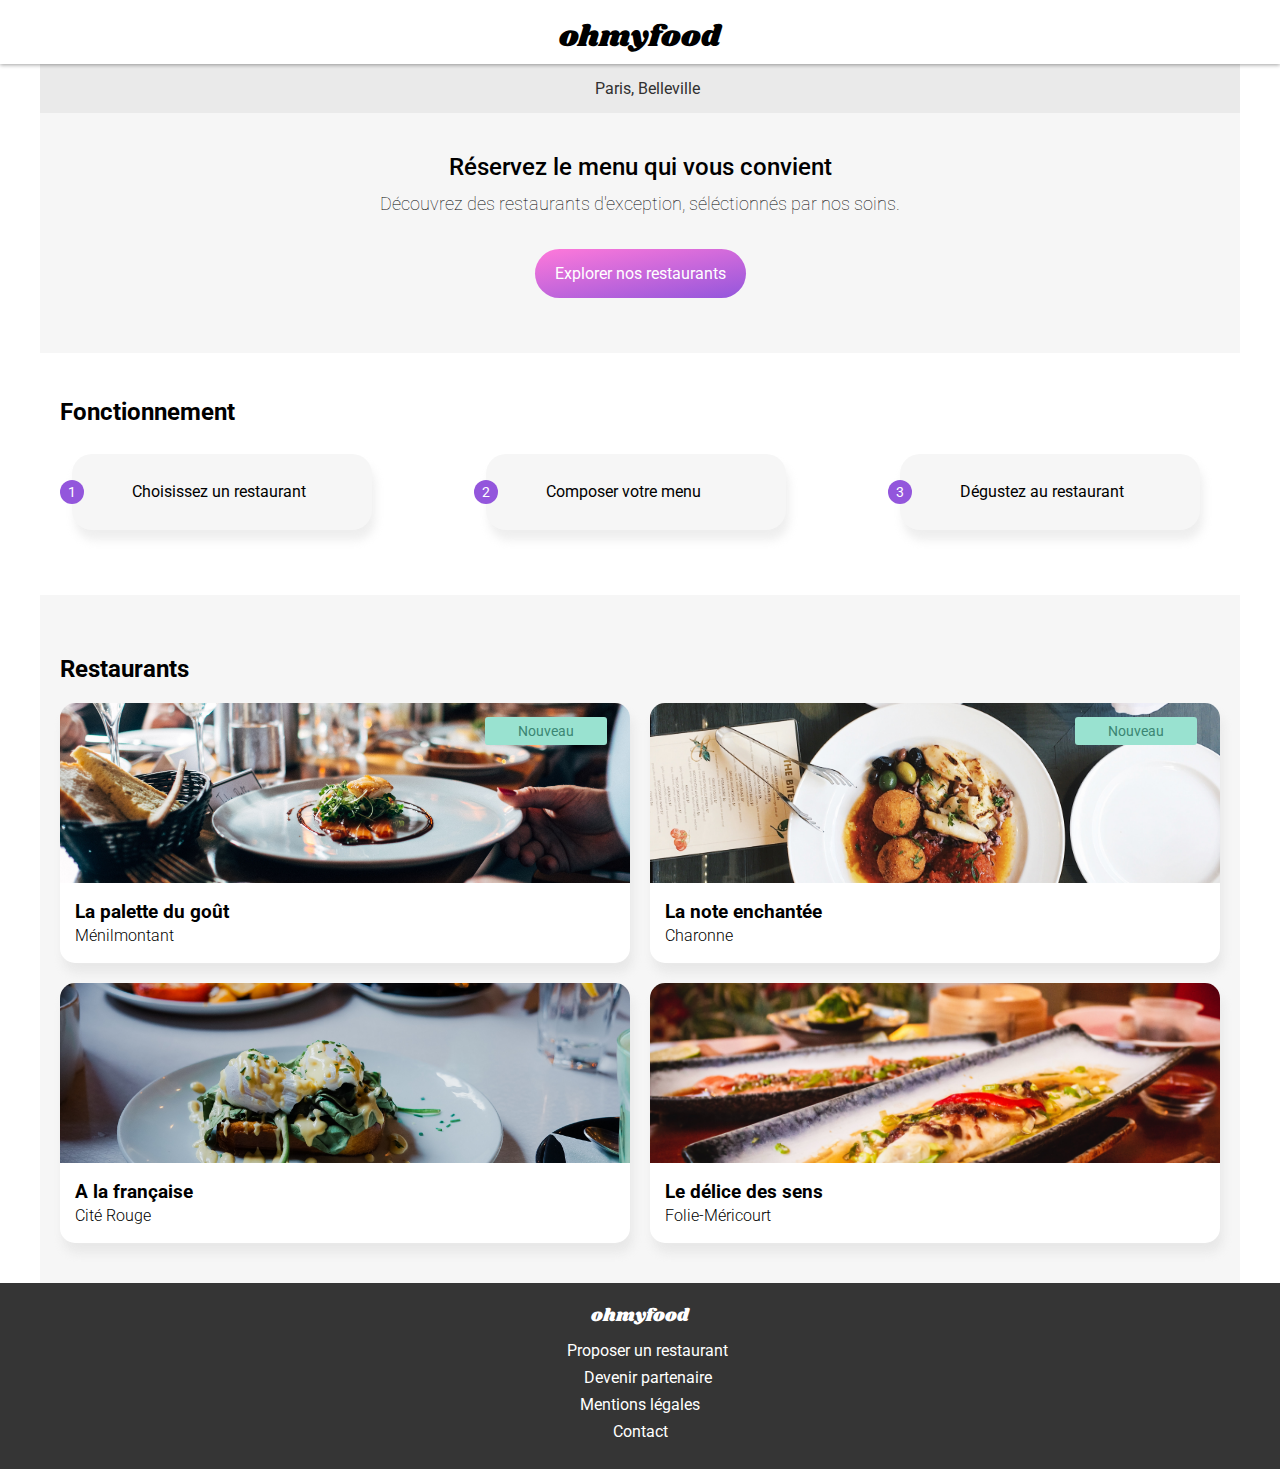
<file: index.html>
<!DOCTYPE html>
<html lang="fr">
<head>
  <meta charset="UTF-8">
  <meta name="viewport" content="width=device-width, initial-scale=1.0">
  <title>Ohmyfood!</title>
  <link rel="stylesheet" href="css/main.css">
  <link rel="stylesheet" href="https://use.fontawesome.com/releases/v5.15.1/css/all.css" integrity="sha384-vp86vTRFVJgpjF9jiIGPEEqYqlDwgyBgEF109VFjmqGmIY/Y4HV4d3Gp2irVfcrp" crossorigin="anonymous">
</head>
<body>
  <div class="wait">
    <div class="spinner"></div>
  </div>
  <!-- HEADER -->
  <header>
    <h1>ohmyfood</h1>
  </header>
  <!-- MAIN -->
  <main>
    <!-- ADRESS -->
    <section class="adress">
      <h2><i class="fas fa-map-marker-alt"></i>Paris, Belleville</h2>
    </section>
    <!-- RESERVATION -->
    <section class="reservation">
      <h2 class="reservation__heading">Réservez le menu qui vous convient</h2>
      <p>Découvrez des restaurants d'exception, séléctionnés par nos soins.</p>
      <a href="#restaurant" class="reservation__button">Explorer nos restaurants</a>
    </section>
    <!-- FUNCTIONING -->
    <section class="functioning">
      <h2 class="functioning__heading">Fonctionnement</h2>
      <div class="functioning__buttons">
        <a href="">
          <div class="buttoncard functioning__button__choice">
            <span>1</span>
            <i class="fas fa-mobile-alt"></i>
            <p>Choisissez un restaurant</p>
          </div>
        </a>
        <a href="">
          <div class="buttoncard functioning__button__compose">
            <span>2</span>
            <i class="fas fa-list-ul"></i>
            <p>Composer votre menu</p>
          </div>
        </a>
        <a href="">
          <div class="buttoncard functioning__button__taste">
            <span>3</span>
            <i class="fas fa-store"></i>
            <p>Dégustez au restaurant</p>
          </div>
        </a>
      </div>
    </section>
    <!-- RESTAURANTS -->
    <section class="restaurant" id="restaurant">
      <h2 class="restaurant__heading">Restaurants</h2>
      <div class="restaurant__allcards">
        <a href="la-palette-du-gout.html">
          <div class="restaurant__cards">
            <figure class="restaurant__cards__picture" >
              <img src="./Maquettes&images/images/restaurants/jay-wennington-N_Y88TWmGwA-unsplash.jpg" alt="Photo de plat du menu la palette du goût du restaurant Ménilmontant">
              <div class="new">
                <p>Nouveau</p>
              </div>
            </figure>
            <div class="restaurant__cards__description">
              <h3>La palette du goût</h3>
              <p>Ménilmontant</p>
              <i class="far fa-heart"></i>
              <span class="fas fa-heart"></span>
            </div>
          </div>
        </a>
        <a href="la-note-enchantee.html">
          <div class="restaurant__cards">
            <figure class="restaurant__cards__picture">
              <img src="./Maquettes&images/images/restaurants/stil-u2Lp8tXIcjw-unsplash.jpg" alt="Photo de plat du menu la note enchantée du restaurant Charonne">
              <div class="new">
                <p>Nouveau</p>
              </div>
            </figure>
            <div class="restaurant__cards__description">
              <h3>La note enchantée</h3>
              <p>Charonne</p>
              <i class="far fa-heart"></i>
              <span class="fas fa-heart"></span>
            </div>
          </div>
        </a>
        <a href="a-la-française.html">
          <div class="restaurant__cards">
            <figure class="restaurant__cards__picture">
              <img src="./Maquettes&images/images/restaurants/toa-heftiba-DQKerTsQwi0-unsplash.jpg" alt="Photo de plat du menu à la française du restaurant Cité Rouge">
            </figure>
            <div class="restaurant__cards__description">
              <h3>A la française</h3>
              <p>Cité Rouge</p>
              <i class="far fa-heart"></i>
              <span class="fas fa-heart"></span>
            </div>
          </div>
        </a>
        <a href="les-delices-des-sens.html">
          <div class="restaurant__cards">
            <figure class="restaurant__cards__picture">
              <img src="./Maquettes&images/images/restaurants/louis-hansel-shotsoflouis-qNBGVyOCY8Q-unsplash.jpg" alt="Photo de plat du menu le délice des sens du restaurant Folie-Méricourt">
            </figure>
            <div class="restaurant__cards__description">
              <h3>Le délice des sens</h3>
              <p>Folie-Méricourt</p>
              <i class="far fa-heart heart"></i>
              <span class="fas fa-heart"></span>
            </div>
          </div>
        </a>
      </div>
    </section>
  </main>
  <!-- FOOTER -->
  <footer>
    <h1>ohmyfood</h1>
    <div class="footer__proposal">
      <p><i class="fas fa-utensils"></i>Proposer un restaurant</p>
    </div>
    <div class="footer__partner">
      <p><i class="fas fa-hands-helping"></i>Devenir partenaire</p>
    </div>
    <div class="footer__information">
      <p>Mentions légales</p>
      <p><a href="mailto:coulpier.florian@gmail.com">Contact</a></p>
    </div>
  </footer>
</body>
</html>
</file>
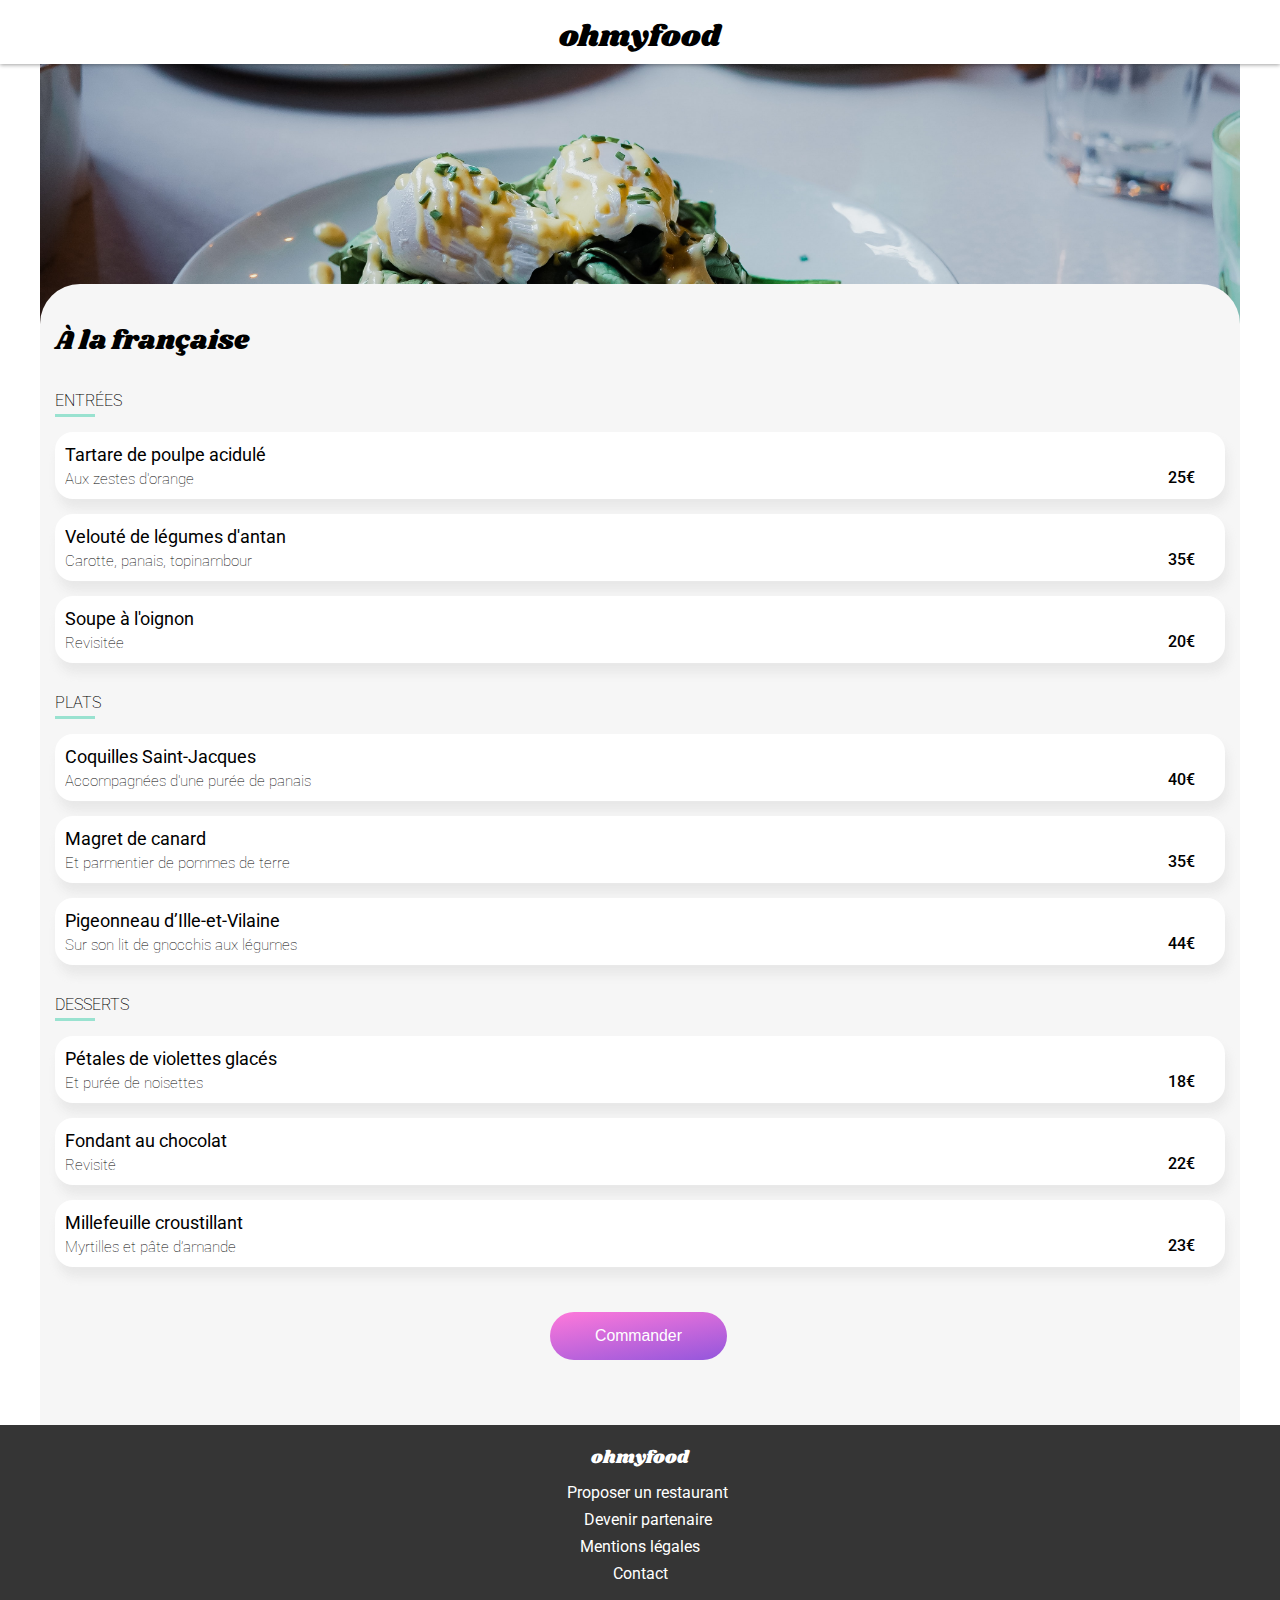
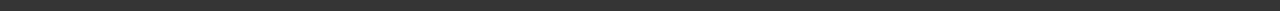
<file: a-la-française.html>
<!DOCTYPE html>
<html lang="fr">
<head>
  <meta charset="UTF-8">
  <meta name="viewport" content="width=device-width, initial-scale=1.0">
  <title>À la française</title>
  <link rel="stylesheet" href="css/main.css">
  <link rel="stylesheet" href="https://use.fontawesome.com/releases/v5.15.1/css/all.css" integrity="sha384-vp86vTRFVJgpjF9jiIGPEEqYqlDwgyBgEF109VFjmqGmIY/Y4HV4d3Gp2irVfcrp" crossorigin="anonymous">
</head>
<body>
  <!-- HEADER -->
  <header>
    <a href="index.html"><i class="fas fa-arrow-left"></i></a>
    <h1>ohmyfood</h1>
  </header>
  <!-- MAIN -->
  <main>
    <!-- Image Heading -->
    <img class="img__heading" src="./Maquettes&images/images/restaurants/toa-heftiba-DQKerTsQwi0-unsplash.jpg" alt="">
    <section class="menu">
      <!-- Titre Menu -->
      <h2 class="menu__heading">
        À la française
        <i class="far fa-heart"></i>
        <span class="fas fa-heart"></span>
      </h2>
      <!-- Entrées -->
      <div class="menu__entrees">
        <h3>Entrées</h3>
        <div class="soulignement"></div>
        <div class="menu__entree">
          <div class="description">
            <h4>Tartare de poulpe acidulé</h4>
            <p>Aux zestes d'orange</p>
            <span>25€</span>
          </div>
          <div class="check"><i class="fas fa-check-circle"></i></div>
        </div>
        <div class="menu__entree">
          <div class="description">
            <h4>Velouté de légumes d'antan</h4>
            <p>Carotte, panais, topinambour</p>
            <span>35€</span>
          </div>
          <div class="check"><i class="fas fa-check-circle"></i></div>
        </div>
        <div class="menu__entree">
          <div class="description">
            <h4>Soupe à l'oignon</h4>
            <p>Revisitée</p>
            <span>20€</span>
          </div>
          <div class="check"><i class="fas fa-check-circle"></i></div>
        </div>
      </div>
      <!-- Plats -->
      <div class="menu__plats">
        <h3>Plats</h3>
        <div class="soulignement"></div>
        <div class="menu__plat">
          <div class="description">
            <h4>Coquilles Saint-Jacques</h4>
            <p>Accompagnées d'une purée de panais</p>
            <span>40€</span>
          </div>
          <div class="check"><i class="fas fa-check-circle"></i></div>
        </div>
        <div class="menu__plat">
          <div class="description">
            <h4>Magret de canard</h4>
            <p>Et parmentier de pommes de terre</p>
            <span>35€</span>
          </div>
          <div class="check"><i class="fas fa-check-circle"></i></div>
        </div>
        <div class="menu__plat">
          <div class="description">
            <h4>Pigeonneau d’Ille-et-Vilaine</h4>
            <p>Sur son lit de gnocchis aux légumes</p>
            <span>44€</span>
          </div>
          <div class="check"><i class="fas fa-check-circle"></i></div>
        </div>
      </div>
      <!-- Desserts -->
      <div class="menu__desserts">
        <h3>Desserts</h3>
        <div class="soulignement"></div>
        <div class="menu__dessert">
          <div class="description">
            <h4>Pétales de violettes glacés</h4>
            <p>Et purée de noisettes</p>
            <span>18€</span>
          </div>
          <div class="check"><i class="fas fa-check-circle"></i></div>
        </div>
        <div class="menu__dessert">
          <div class="description">
            <h4>Fondant au chocolat</h4>
            <p>Revisité</p>
            <span>22€</span>
          </div>
          <div class="check"><i class="fas fa-check-circle"></i></div>
        </div>
        <div class="menu__dessert">
          <div class="description">
            <h4>Millefeuille croustillant</h4>
            <p>Myrtilles et pâte d’amande</p>
            <span>23€</span>
          </div>
          <div class="check"><i class="fas fa-check-circle"></i></div>
        </div>
      </div>
      <!-- Boutton -->
      <button>Commander</button>
    </section>
  </main>
  <!-- FOOTER -->
  <footer>
    <h1>ohmyfood</h1>
    <div class="footer__proposal">
      <p><i class="fas fa-utensils"></i>Proposer un restaurant</p>
    </div>
    <div class="footer__partner">
      <p><i class="fas fa-hands-helping"></i>Devenir partenaire</p>
    </div>
    <div class="footer__information">
      <p>Mentions légales</p>
      <p><a href="mailto:coulpier.florian@gmail.com">Contact</a></p>
    </div>
  </footer>
</body>
</html>
</file>
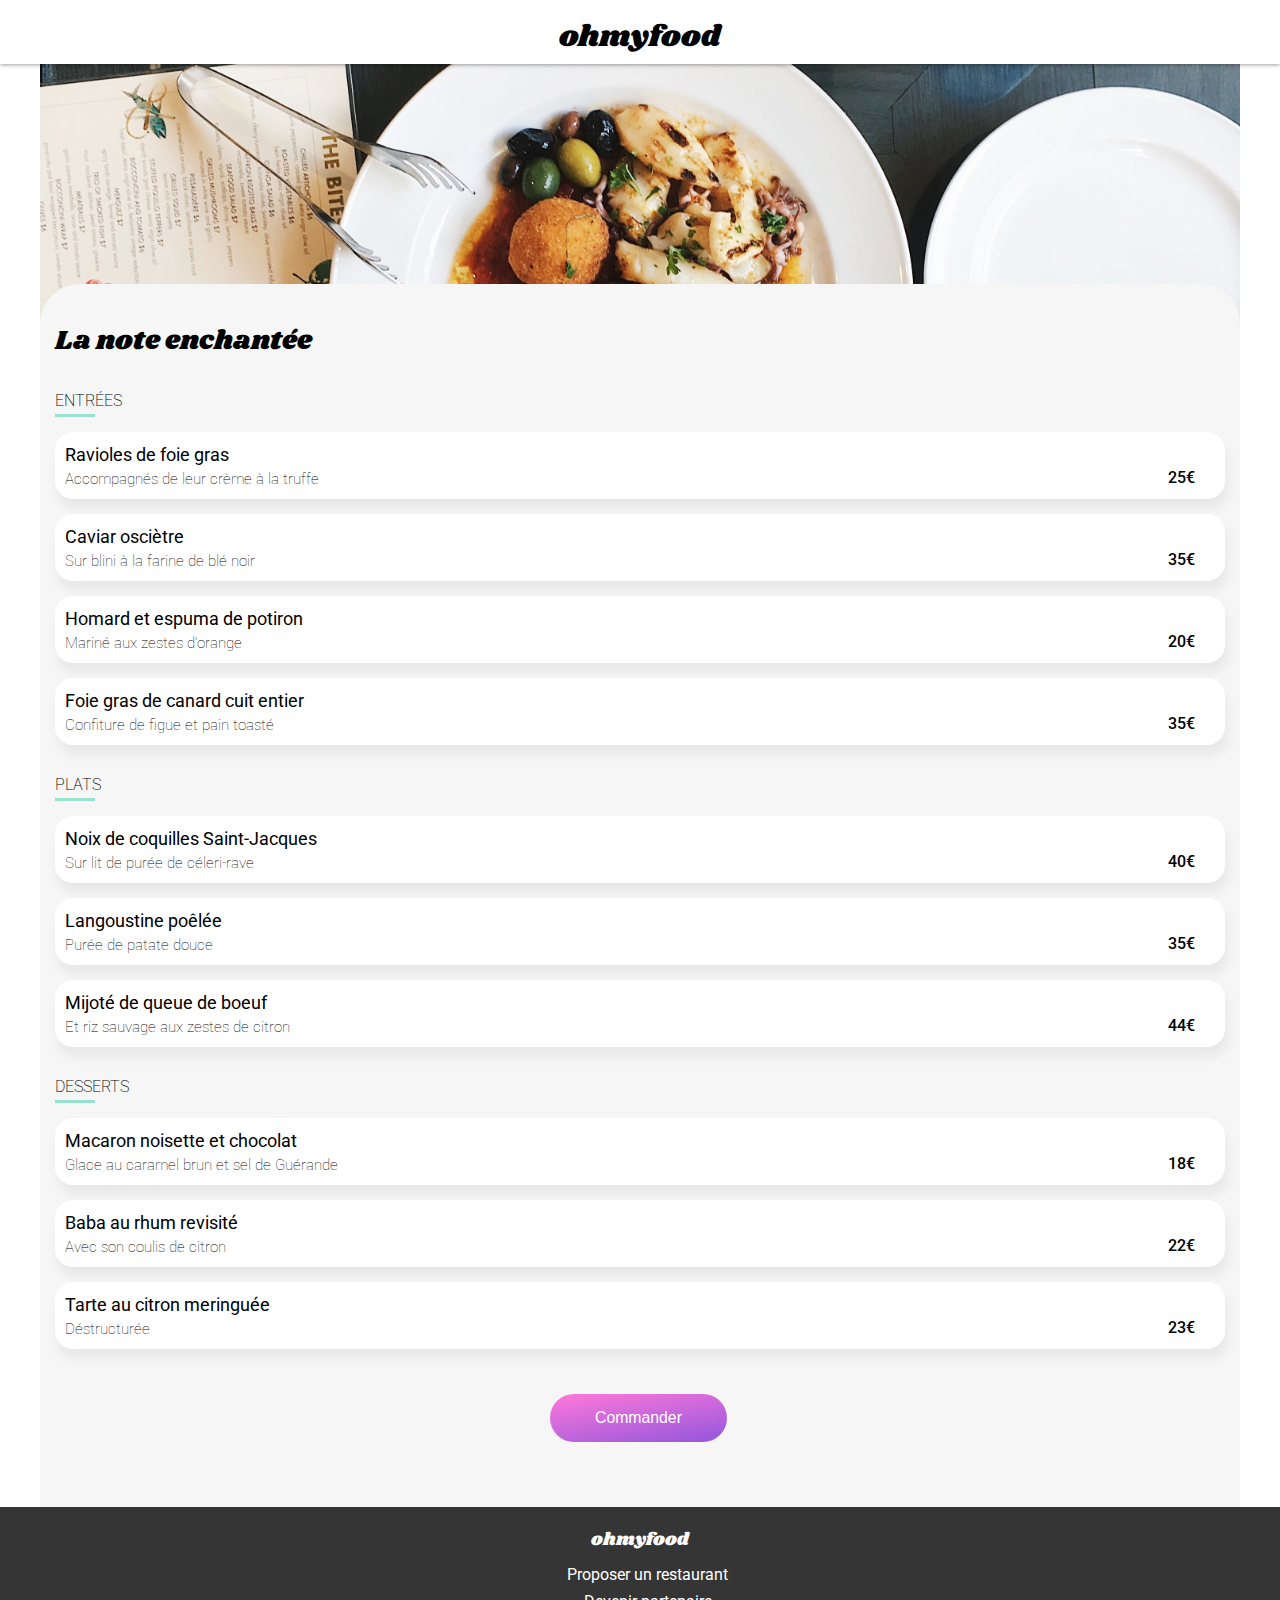
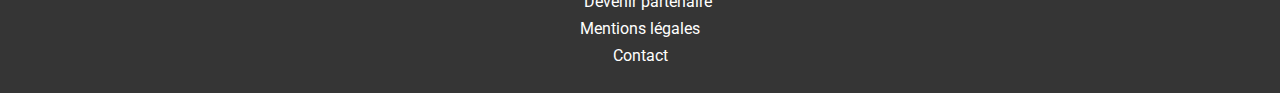
<file: la-note-enchantee.html>
<!DOCTYPE html>
<html lang="fr">
<head>
  <meta charset="UTF-8">
  <meta name="viewport" content="width=device-width, initial-scale=1.0">
  <title>La note enchantée</title>
  <link rel="stylesheet" href="css/main.css">
  <link rel="stylesheet" href="https://use.fontawesome.com/releases/v5.15.1/css/all.css" integrity="sha384-vp86vTRFVJgpjF9jiIGPEEqYqlDwgyBgEF109VFjmqGmIY/Y4HV4d3Gp2irVfcrp" crossorigin="anonymous">
</head>
<body>
  <!-- HEADER -->
  <header>
    <a href="index.html"><i class="fas fa-arrow-left"></i></a>
    <h1>ohmyfood</h1>
  </header>
  <!-- MAIN -->
  <main>
    <!-- Image Heading -->
    <img class="img__heading" src="./Maquettes&images/images/restaurants/stil-u2Lp8tXIcjw-unsplash.jpg" alt="">
    <section class="menu">
      <!-- Titre Menu -->
      <h2 class="menu__heading">
        La note enchantée
        <i class="far fa-heart"></i>
        <span class="fas fa-heart"></span>
      </h2>
      <!-- Entrées -->
      <div class="menu__entrees">
        <h3>Entrées</h3>
        <div class="soulignement"></div>
        <div class="menu__entree">
          <div class="description">
            <h4>Ravioles de foie gras</h4>
            <p>Accompagnés de leur crème à la truffe</p>
            <span>25€</span>
          </div>
          <div class="check"><i class="fas fa-check-circle"></i></div>
        </div>
        <div class="menu__entree">
          <div class="description">
            <h4>Caviar osciètre</h4>
            <p>Sur blini à la farine de blé noir</p>
            <span>35€</span>
          </div>
          <div class="check"><i class="fas fa-check-circle"></i></div>
        </div>
        <div class="menu__entree">
          <div class="description">
            <h4>Homard et espuma de potiron</h4>
            <p>Mariné aux zestes d'orange</p>
            <span>20€</span>
          </div>
          <div class="check"><i class="fas fa-check-circle"></i></div>
        </div>
        <div class="menu__entree">
          <div class="description">
            <h4>Foie gras de canard cuit entier</h4>
            <p>Confiture de figue et pain toasté</p>
            <span>35€</span>
          </div>
          <div class="check"><i class="fas fa-check-circle"></i></div>
        </div>
      </div>
      <!-- Plats -->
      <div class="menu__plats">
        <h3>Plats</h3>
        <div class="soulignement"></div>
        <div class="menu__plat">
          <div class="description">
            <h4>Noix de coquilles Saint-Jacques</h4>
            <p>Sur lit de purée de céleri-rave</p>
            <span>40€</span>
          </div>
          <div class="check"><i class="fas fa-check-circle"></i></div>
        </div>
        <div class="menu__plat">
          <div class="description">
            <h4>Langoustine poêlée</h4>
            <p>Purée de patate douce</p>
            <span>35€</span>
          </div>
          <div class="check"><i class="fas fa-check-circle"></i></div>
        </div>
        <div class="menu__plat">
          <div class="description">
            <h4>Mijoté de queue de boeuf</h4>
            <p>Et riz sauvage aux zestes de citron</p>
            <span>44€</span>
          </div>
          <div class="check"><i class="fas fa-check-circle"></i></div>
        </div>
      </div>
      <!-- Desserts -->
      <div class="menu__desserts">
        <h3>Desserts</h3>
        <div class="soulignement"></div>
        <div class="menu__dessert">
          <div class="description">
            <h4>Macaron noisette et chocolat</h4>
            <p>Glace au caramel brun et sel de Guérande</p>
            <span>18€</span>
          </div>
          <div class="check"><i class="fas fa-check-circle"></i></div>
        </div>
        <div class="menu__dessert">
          <div class="description">
            <h4>Baba au rhum revisité</h4>
            <p>Avec son coulis de citron</p>
            <span>22€</span>
          </div>
          <div class="check"><i class="fas fa-check-circle"></i></div>
        </div>
        <div class="menu__dessert">
          <div class="description">
            <h4>Tarte au citron meringuée</h4>
            <p>Déstructurée</p>
            <span>23€</span>
          </div>
          <div class="check"><i class="fas fa-check-circle"></i></div>
        </div>
      </div>
      <!-- Boutton -->
      <button>Commander</button>
    </section>
  </main>
  <!-- FOOTER -->
  <footer>
    <h1>ohmyfood</h1>
    <div class="footer__proposal">
      <p><i class="fas fa-utensils"></i>Proposer un restaurant</p>
    </div>
    <div class="footer__partner">
      <p><i class="fas fa-hands-helping"></i>Devenir partenaire</p>
    </div>
    <div class="footer__information">
      <p>Mentions légales</p>
      <p><a href="mailto:coulpier.florian@gmail.com">Contact</a></p>
    </div>
  </footer>
</body>
</html>
</file>
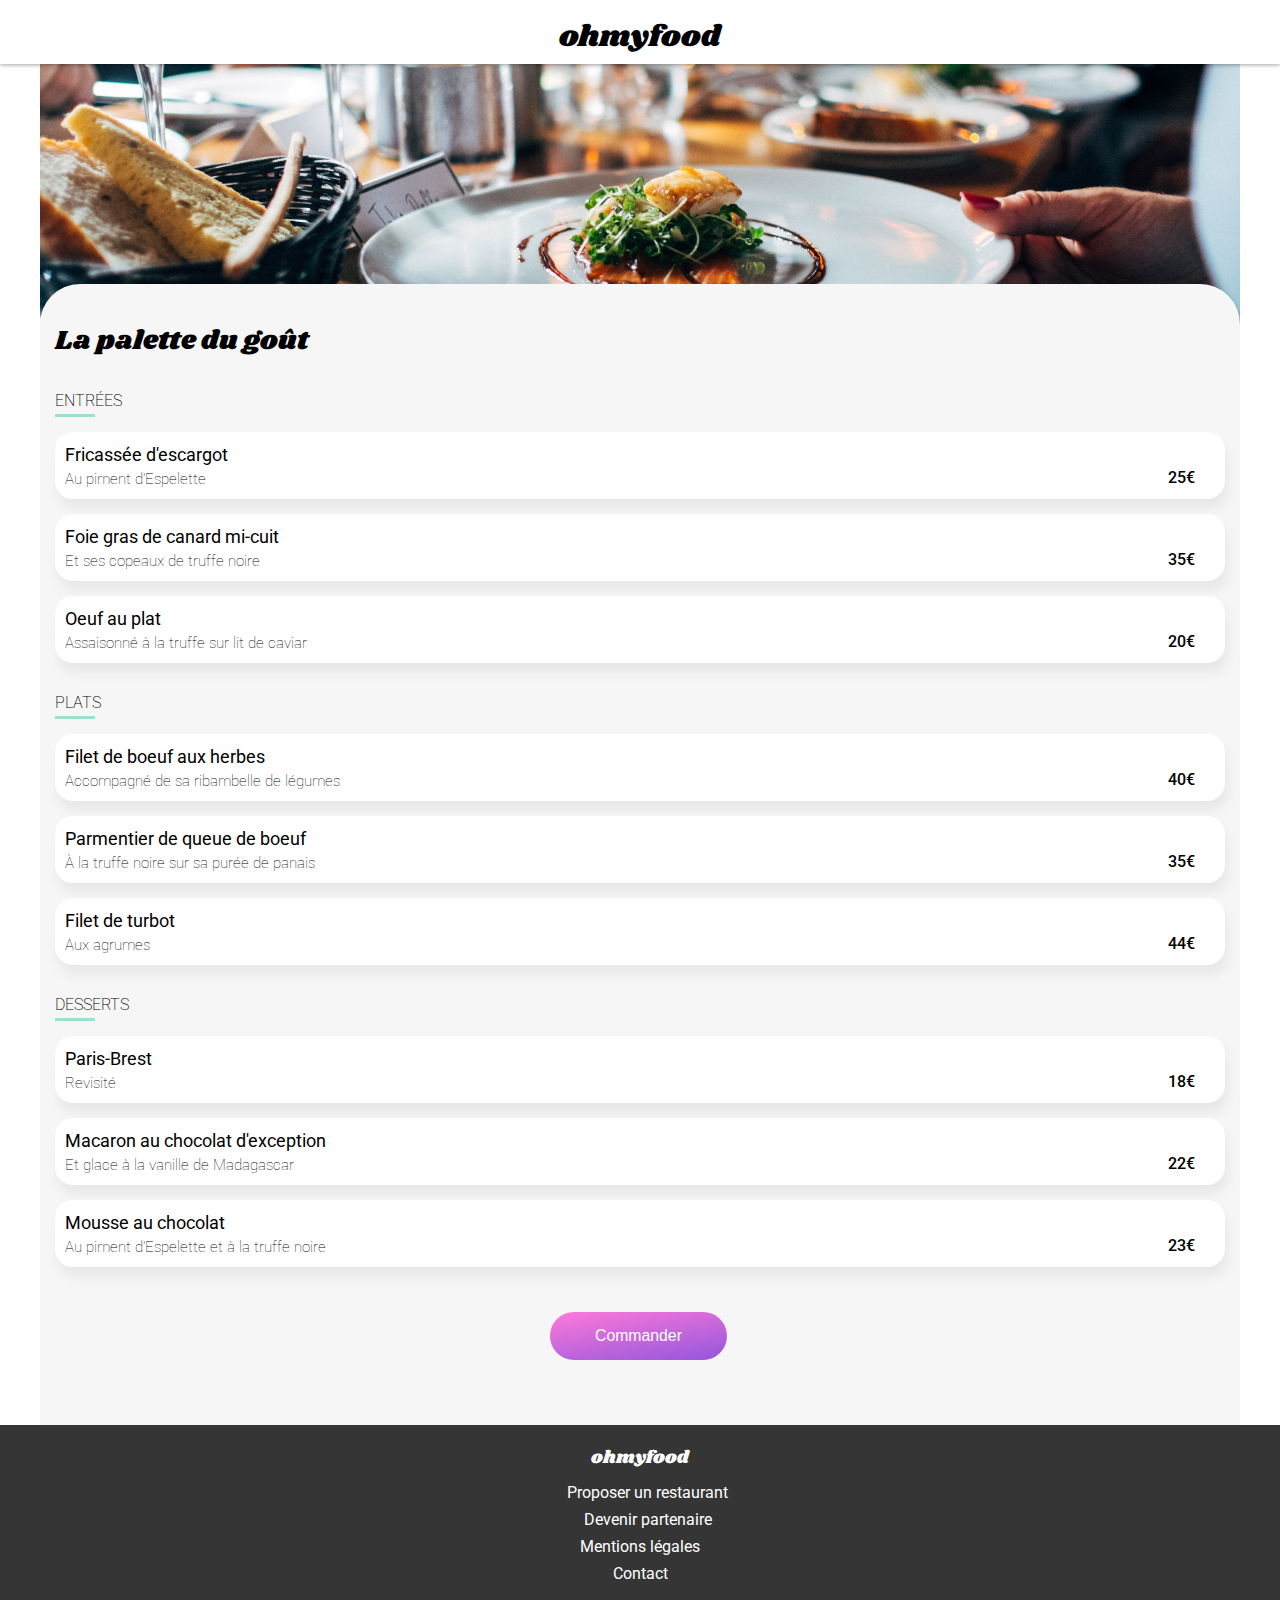
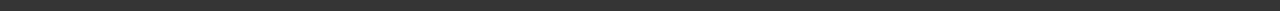
<file: la-palette-du-gout.html>
<!DOCTYPE html>
<html lang="fr">
<head>
  <meta charset="UTF-8">
  <meta name="viewport" content="width=device-width, initial-scale=1.0">
  <title>La palette du goût</title>
  <link rel="stylesheet" href="css/main.css">
  <link rel="stylesheet" href="https://use.fontawesome.com/releases/v5.15.1/css/all.css" integrity="sha384-vp86vTRFVJgpjF9jiIGPEEqYqlDwgyBgEF109VFjmqGmIY/Y4HV4d3Gp2irVfcrp" crossorigin="anonymous">
</head>
<body>
  <!-- HEADER -->
  <header>
    <a href="index.html"><i class="fas fa-arrow-left"></i></a>
    <h1>ohmyfood</h1>
  </header>
  <!-- MAIN -->
  <main>
    <!-- Image Heading -->
    <img class="img__heading" src="./Maquettes&images/images/restaurants/jay-wennington-N_Y88TWmGwA-unsplash.jpg" alt="">
    <section class="menu">
      <!-- Titre Menu -->
      <h2 class="menu__heading">
        La palette du goût
        <i class="far fa-heart"></i>
        <span class="fas fa-heart"></span>
      </h2>
      <!-- Entrées -->
      <div class="menu__entrees">
        <h3>Entrées</h3>
        <div class="soulignement"></div>
        <div class="menu__entree">
          <div class="description">
            <h4>Fricassée d'escargot</h4>
            <p>Au piment d'Espelette</p>
            <span>25€</span>
          </div>
          <div class="check"><i class="fas fa-check-circle"></i></div>
        </div>
        <div class="menu__entree">
          <div class="description">
            <h4>Foie gras de canard mi-cuit</h4>
            <p>Et ses copeaux de truffe noire</p>
            <span>35€</span>
          </div>
          <div class="check"><i class="fas fa-check-circle"></i></div>
        </div>
        <div class="menu__entree">
          <div class="description">
            <h4>Oeuf au plat</h4>
            <p>Assaisonné à la truffe sur lit de caviar</p>
            <span>20€</span>
          </div>
          <div class="check"><i class="fas fa-check-circle"></i></div>
        </div>
      </div>
      <!-- Plats -->
      <div class="menu__plats">
        <h3>Plats</h3>
        <div class="soulignement"></div>
        <div class="menu__plat">
          <div class="description">
            <h4>Filet de boeuf aux herbes</h4>
            <p>Accompagné de sa ribambelle de légumes</p>
            <span>40€</span>
          </div>
          <div class="check"><i class="fas fa-check-circle"></i></div>
        </div>
        <div class="menu__plat">
          <div class="description">
            <h4>Parmentier de queue de boeuf</h4>
            <p>À la truffe noire sur sa purée de panais</p>
            <span>35€</span>
          </div>
          <div class="check"><i class="fas fa-check-circle"></i></div>
        </div>
        <div class="menu__plat">
          <div class="description">
            <h4>Filet de turbot</h4>
            <p>Aux agrumes</p>
            <span>44€</span>
          </div>
          <div class="check"><i class="fas fa-check-circle"></i></div>
        </div>
      </div>
      <!-- Desserts -->
      <div class="menu__desserts">
        <h3>Desserts</h3>
        <div class="soulignement"></div>
        <div class="menu__dessert">
          <div class="description">
            <h4>Paris-Brest</h4>
            <p>Revisité</p>
            <span>18€</span>
          </div>
          <div class="check"><i class="fas fa-check-circle"></i></div>
        </div>
        <div class="menu__dessert">
          <div class="description">
            <h4>Macaron au chocolat d'exception</h4>
            <p>Et glace à la vanille de Madagascar</p>
            <span>22€</span>
          </div>
          <div class="check"><i class="fas fa-check-circle"></i></div>
        </div>
        <div class="menu__dessert">
          <div class="description">
            <h4>Mousse au chocolat</h4>
            <p>Au piment d'Espelette et à la truffe noire</p>
            <span>23€</span>
          </div>
          <div class="check"><i class="fas fa-check-circle"></i></div>
        </div>
      </div>
      <!-- Boutton -->
      <button>Commander</button>
    </section>
  </main>
  <!-- FOOTER -->
  <footer>
    <h1>ohmyfood</h1>
    <div class="footer__proposal">
      <p><i class="fas fa-utensils"></i>Proposer un restaurant</p>
    </div>
    <div class="footer__partner">
      <p><i class="fas fa-hands-helping"></i>Devenir partenaire</p>
    </div>
    <div class="footer__information">
      <p>Mentions légales</p>
      <p><a href="mailto:coulpier.florian@gmail.com">Contact</a></p>
    </div>
  </footer>
</body>
</html>
</file>
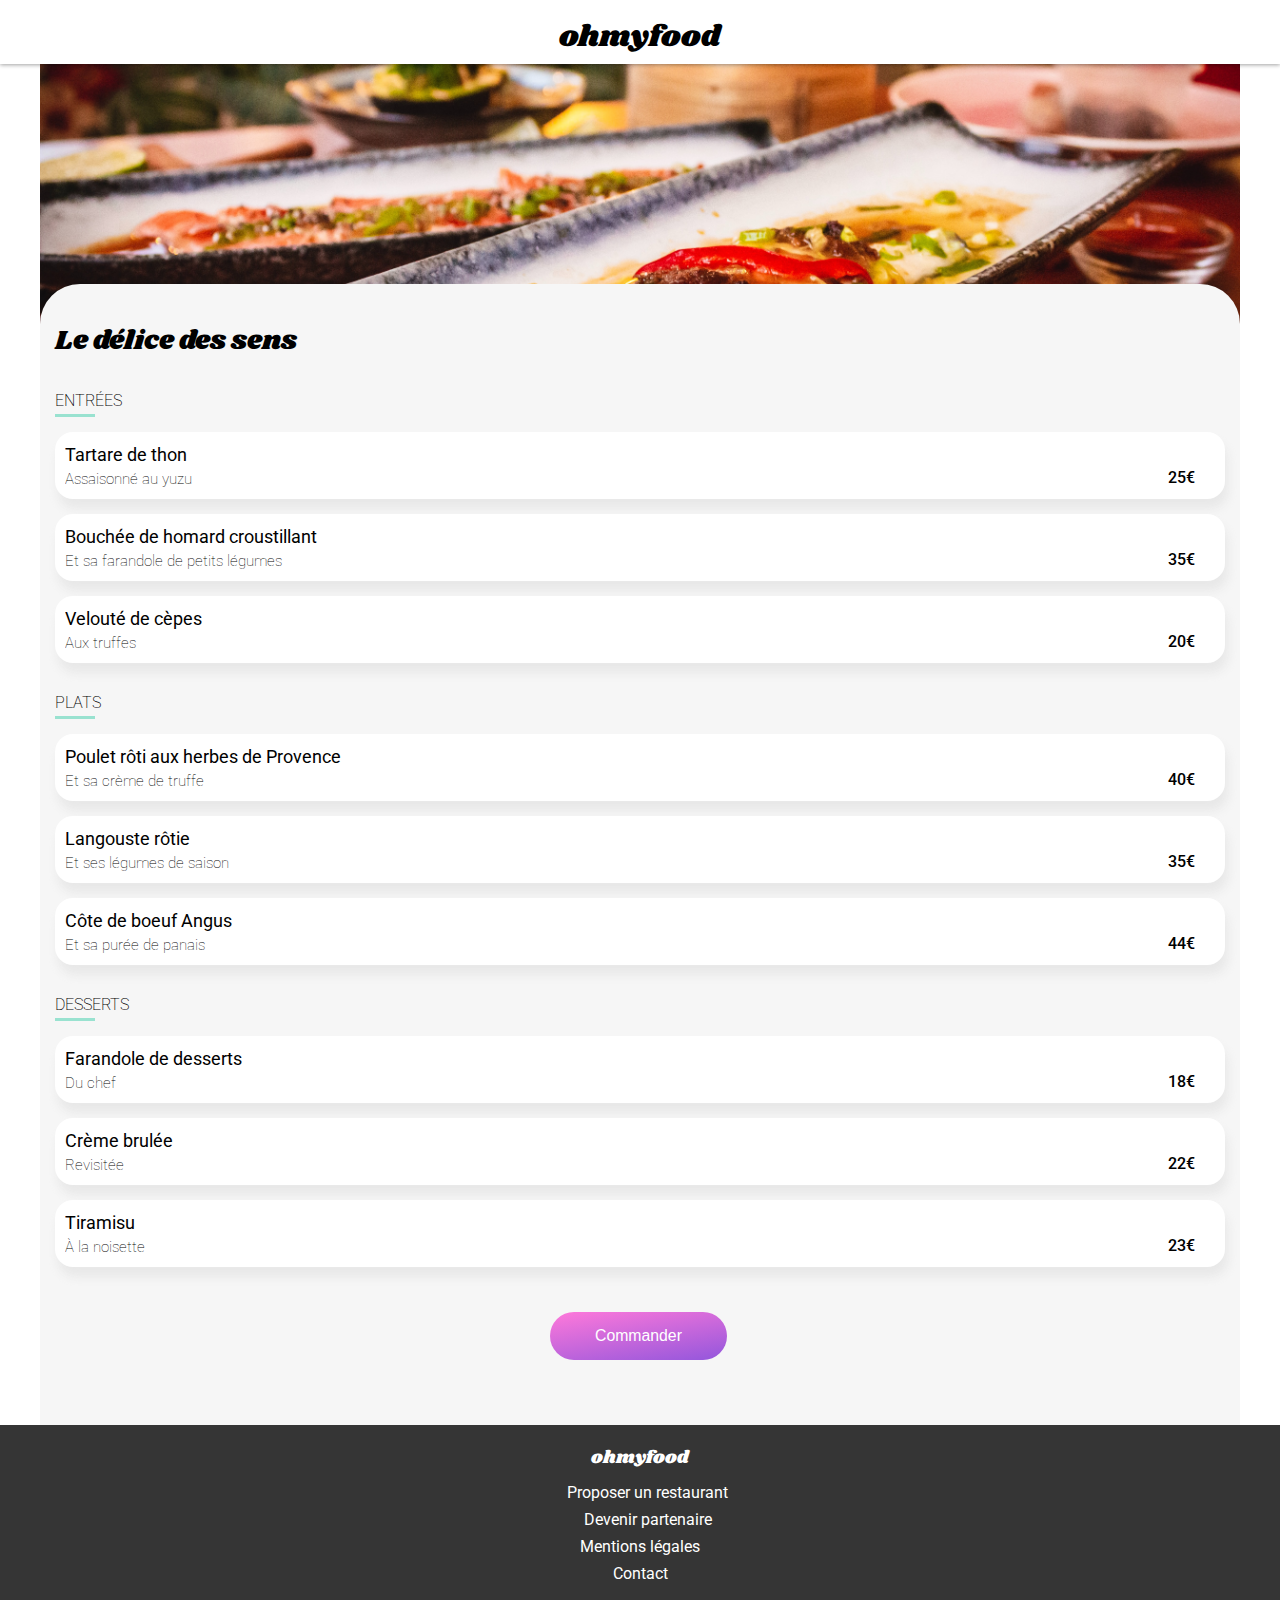
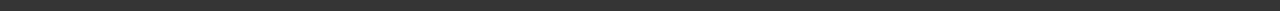
<file: les-delices-des-sens.html>
<!DOCTYPE html>
<html lang="fr">
<head>
  <meta charset="UTF-8">
  <meta name="viewport" content="width=device-width, initial-scale=1.0">
  <title>Le délice des sens</title>
  <link rel="stylesheet" href="css/main.css">
  <link rel="stylesheet" href="https://use.fontawesome.com/releases/v5.15.1/css/all.css" integrity="sha384-vp86vTRFVJgpjF9jiIGPEEqYqlDwgyBgEF109VFjmqGmIY/Y4HV4d3Gp2irVfcrp" crossorigin="anonymous">
</head>
<body>
  <!-- HEADER -->
  <header>
    <a href="index.html"><i class="fas fa-arrow-left"></i></a>
    <h1>ohmyfood</h1>
  </header>
  <!-- MAIN -->
  <main>
    <!-- Image Heading -->
    <img class="img__heading" src="./Maquettes&images/images/restaurants/louis-hansel-shotsoflouis-qNBGVyOCY8Q-unsplash.jpg" alt="">
    <section class="menu">
      <!-- Titre Menu -->
      <h2 class="menu__heading">
        Le délice des sens
        <i class="far fa-heart"></i>
        <span class="fas fa-heart"></span>
      </h2>
      <!-- Entrées -->
      <div class="menu__entrees">
        <h3>Entrées</h3>
        <div class="soulignement"></div>
        <div class="menu__entree">
          <div class="description">
            <h4>Tartare de thon</h4>
            <p>Assaisonné au yuzu</p>
            <span>25€</span>
          </div>
          <div class="check"><i class="fas fa-check-circle"></i></div>
        </div>
        <div class="menu__entree">
          <div class="description">
            <h4>Bouchée de homard croustillant</h4>
            <p>Et sa farandole de petits légumes</p>
            <span>35€</span>
          </div>
          <div class="check"><i class="fas fa-check-circle"></i></div>
        </div>
        <div class="menu__entree">
          <div class="description">
            <h4>Velouté de cèpes</h4>
            <p>Aux truffes</p>
            <span>20€</span>
          </div>
          <div class="check"><i class="fas fa-check-circle"></i></div>
        </div>
      </div>
      <!-- Plats -->
      <div class="menu__plats">
        <h3>Plats</h3>
        <div class="soulignement"></div>
        <div class="menu__plat">
          <div class="description">
            <h4>Poulet rôti aux herbes de Provence</h4>
            <p>Et sa crème de truffe</p>
            <span>40€</span>
          </div>
          <div class="check"><i class="fas fa-check-circle"></i></div>
        </div>
        <div class="menu__plat">
          <div class="description">
            <h4>Langouste rôtie</h4>
            <p>Et ses légumes de saison</p>
            <span>35€</span>
          </div>
          <div class="check"><i class="fas fa-check-circle"></i></div>
        </div>
        <div class="menu__plat">
          <div class="description">
            <h4>Côte de boeuf Angus</h4>
            <p>Et sa purée de panais</p>
            <span>44€</span>
          </div>
          <div class="check"><i class="fas fa-check-circle"></i></div>
        </div>
      </div>
      <!-- Desserts -->
      <div class="menu__desserts">
        <h3>Desserts</h3>
        <div class="soulignement"></div>
        <div class="menu__dessert">
          <div class="description">
            <h4>Farandole de desserts</h4>
            <p>Du chef</p>
            <span>18€</span>
          </div>
          <div class="check"><i class="fas fa-check-circle"></i></div>
        </div>
        <div class="menu__dessert">
          <div class="description">
            <h4>Crème brulée</h4>
            <p>Revisitée</p>
            <span>22€</span>
          </div>
          <div class="check"><i class="fas fa-check-circle"></i></div>
        </div>
        <div class="menu__dessert">
          <div class="description">
            <h4>Tiramisu</h4>
            <p>À la noisette</p>
            <span>23€</span>
          </div>
          <div class="check"><i class="fas fa-check-circle"></i></div>
        </div>
      </div>
      <!-- Boutton -->
      <button>Commander</button>
    </section>
  </main>
  <!-- FOOTER -->
  <footer>
    <h1>ohmyfood</h1>
    <div class="footer__proposal">
      <p><i class="fas fa-utensils"></i>Proposer un restaurant</p>
    </div>
    <div class="footer__partner">
      <p><i class="fas fa-hands-helping"></i>Devenir partenaire</p>
    </div>
    <div class="footer__information">
      <p>Mentions légales</p>
      <p><a href="mailto:coulpier.florian@gmail.com">Contact</a></p>
    </div>
  </footer>
</body>
</html>
</file>
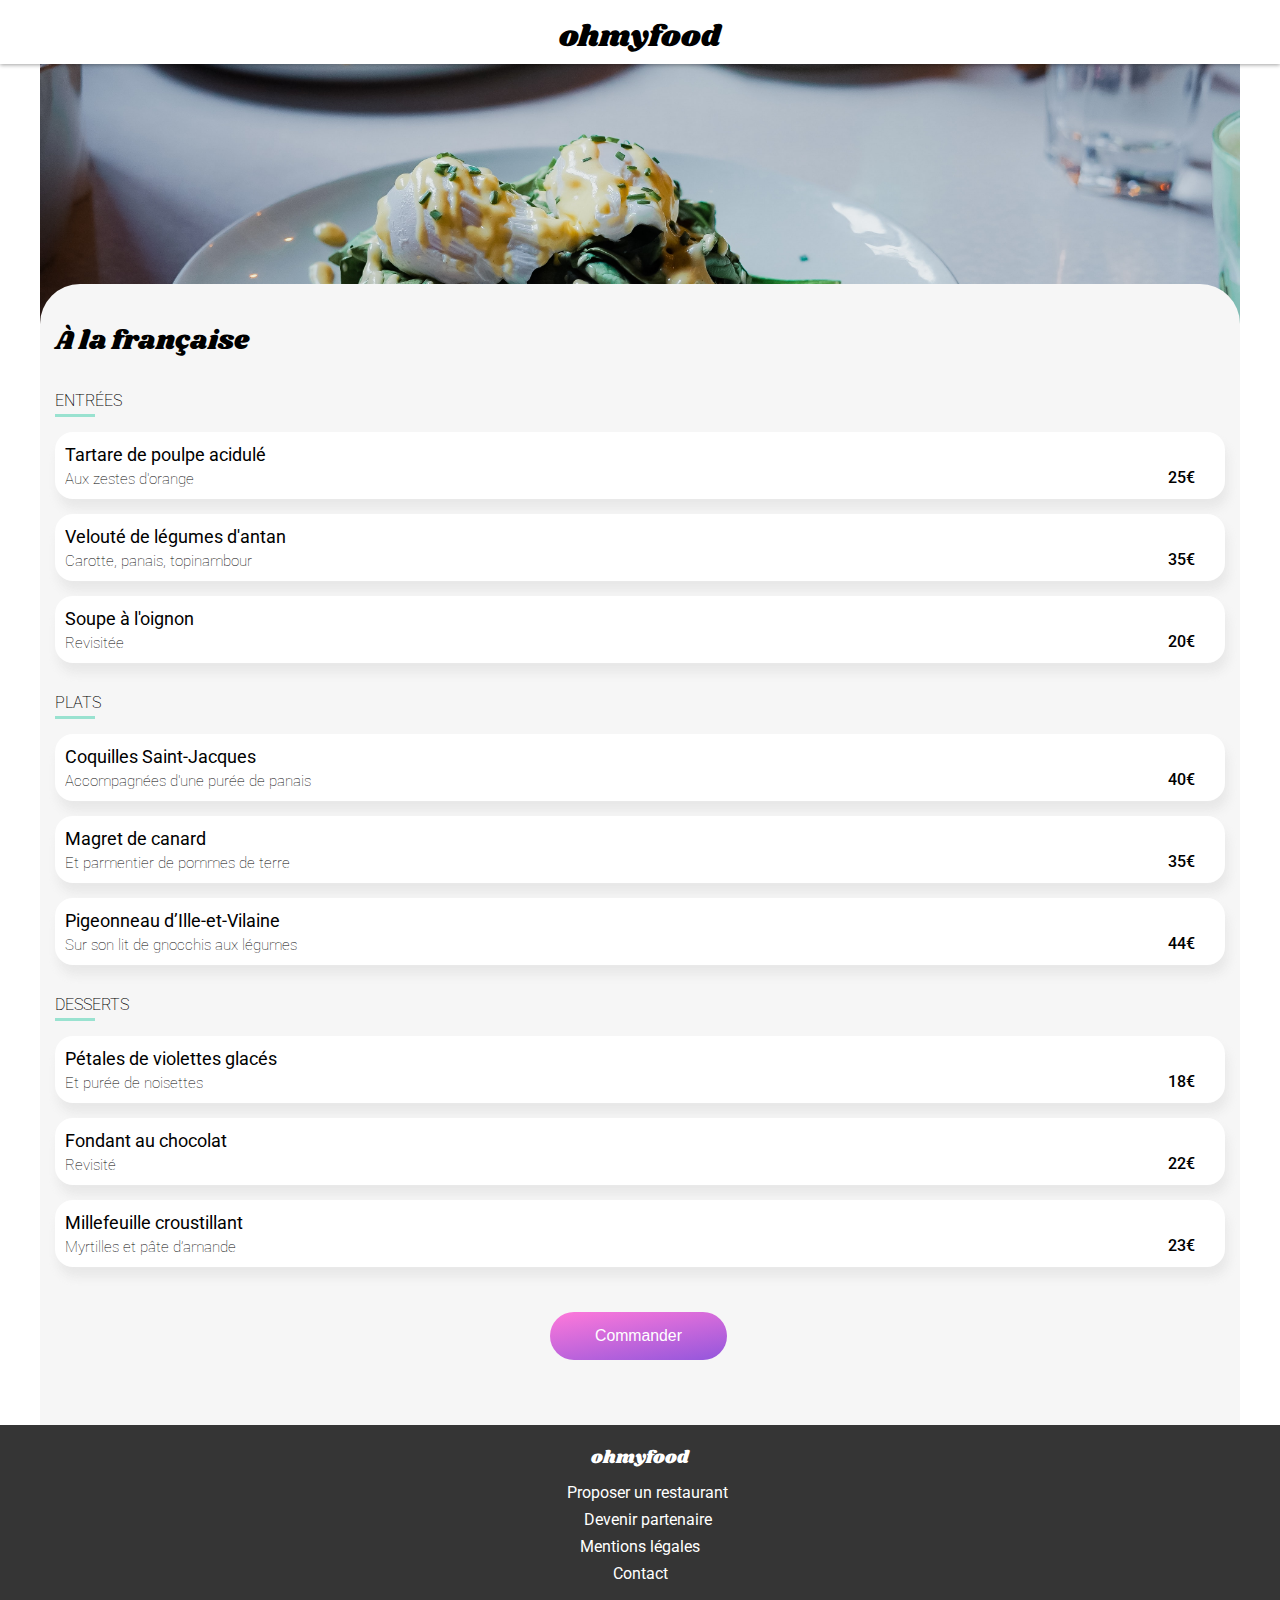
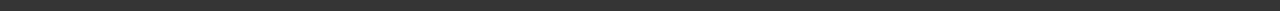
<file: menu1.html>
<!DOCTYPE html>
<html lang="fr">
<head>
  <meta charset="UTF-8">
  <meta name="viewport" content="width=device-width, initial-scale=1.0">
  <title>À la française</title>
  <link rel="stylesheet" href="css/main.css">
  <link rel="stylesheet" href="https://use.fontawesome.com/releases/v5.15.1/css/all.css" integrity="sha384-vp86vTRFVJgpjF9jiIGPEEqYqlDwgyBgEF109VFjmqGmIY/Y4HV4d3Gp2irVfcrp" crossorigin="anonymous">
</head>
<body>
  <!-- HEADER -->
  <header>
    <a href="index.html"><i class="fas fa-arrow-left"></i></a>
    <h1>ohmyfood</h1>
  </header>
  <!-- MAIN -->
  <main>
    <!-- Image Heading -->
    <img class="img__heading" src="./Maquettes & images/images/restaurants/toa-heftiba-DQKerTsQwi0-unsplash.jpg" alt="">
    <section class="menu">
      <!-- Titre Menu -->
      <h2 class="menu__heading">
        À la française
        <div class="heart"><i class="far fa-heart"></i></div>
        <span class="fas fa-heart"></span>
      </h2>
      <!-- Entrées -->
      <div class="menu__entrees">
        <h3>Entrées</h3>
        <div class="soulignement"></div>
        <div class="menu__entree">
          <div class="description">
            <h4>Tartare de poulpe acidulé</h4>
            <p>Aux zestes d'orange</p>
            <span>25€</span>
          </div>
          <div class="check"><i class="fas fa-check-circle"></i></div>
        </div>
        <div class="menu__entree">
          <div class="description">
            <h4>Velouté de légumes d'antan</h4>
            <p>Carotte, panais, topinambour</p>
            <span>35€</span>
          </div>
          <div class="check"><i class="fas fa-check-circle"></i></div>
        </div>
        <div class="menu__entree">
          <div class="description">
            <h4>Soupe à l'oignon</h4>
            <p>Revisitée</p>
            <span>20€</span>
          </div>
          <div class="check"><i class="fas fa-check-circle"></i></div>
        </div>
      </div>
      <!-- Plats -->
      <div class="menu__plats">
        <h3>Plats</h3>
        <div class="soulignement"></div>
        <div class="menu__plat">
          <div class="description">
            <h4>Coquilles Saint-Jacques</h4>
            <p>Accompagnées d'une purée de panais</p>
            <span>40€</span>
          </div>
          <div class="check"><i class="fas fa-check-circle"></i></div>
        </div>
        <div class="menu__plat">
          <div class="description">
            <h4>Magret de canard</h4>
            <p>Et parmentier de pommes de terre</p>
            <span>35€</span>
          </div>
          <div class="check"><i class="fas fa-check-circle"></i></div>
        </div>
        <div class="menu__plat">
          <div class="description">
            <h4>Pigeonneau d’Ille-et-Vilaine</h4>
            <p>Sur son lit de gnocchis aux légumes</p>
            <span>44€</span>
          </div>
          <div class="check"><i class="fas fa-check-circle"></i></div>
        </div>
      </div>
      <!-- Desserts -->
      <div class="menu__desserts">
        <h3>Desserts</h3>
        <div class="soulignement"></div>
        <div class="menu__dessert">
          <div class="description">
            <h4>Pétales de violettes glacés</h4>
            <p>Et purée de noisettes</p>
            <span>18€</span>
          </div>
          <div class="check"><i class="fas fa-check-circle"></i></div>
        </div>
        <div class="menu__dessert">
          <div class="description">
            <h4>Fondant au chocolat</h4>
            <p>Revisité</p>
            <span>22€</span>
          </div>
          <div class="check"><i class="fas fa-check-circle"></i></div>
        </div>
        <div class="menu__dessert">
          <div class="description">
            <h4>Millefeuille croustillant</h4>
            <p>Myrtilles et pâte d’amande</p>
            <span>23€</span>
          </div>
          <div class="check"><i class="fas fa-check-circle"></i></div>
        </div>
      </div>
      <!-- Boutton -->
      <button>Commander</button>
    </section>
  </main>
  <!-- FOOTER -->
  <footer>
    <h1>ohmyfood</h1>
    <div class="footer__proposal">
      <p><i class="fas fa-utensils"></i>Proposer un restaurant</p>
    </div>
    <div class="footer__partner">
      <p><i class="fas fa-hands-helping"></i>Devenir partenaire</p>
    </div>
    <div class="footer__information">
      <p>Mentions légales</p>
      <p><a href="mailto:coulpier.florian@gmail.com">Contact</a></p>
    </div>
  </footer>
</body>
</html>
</file>
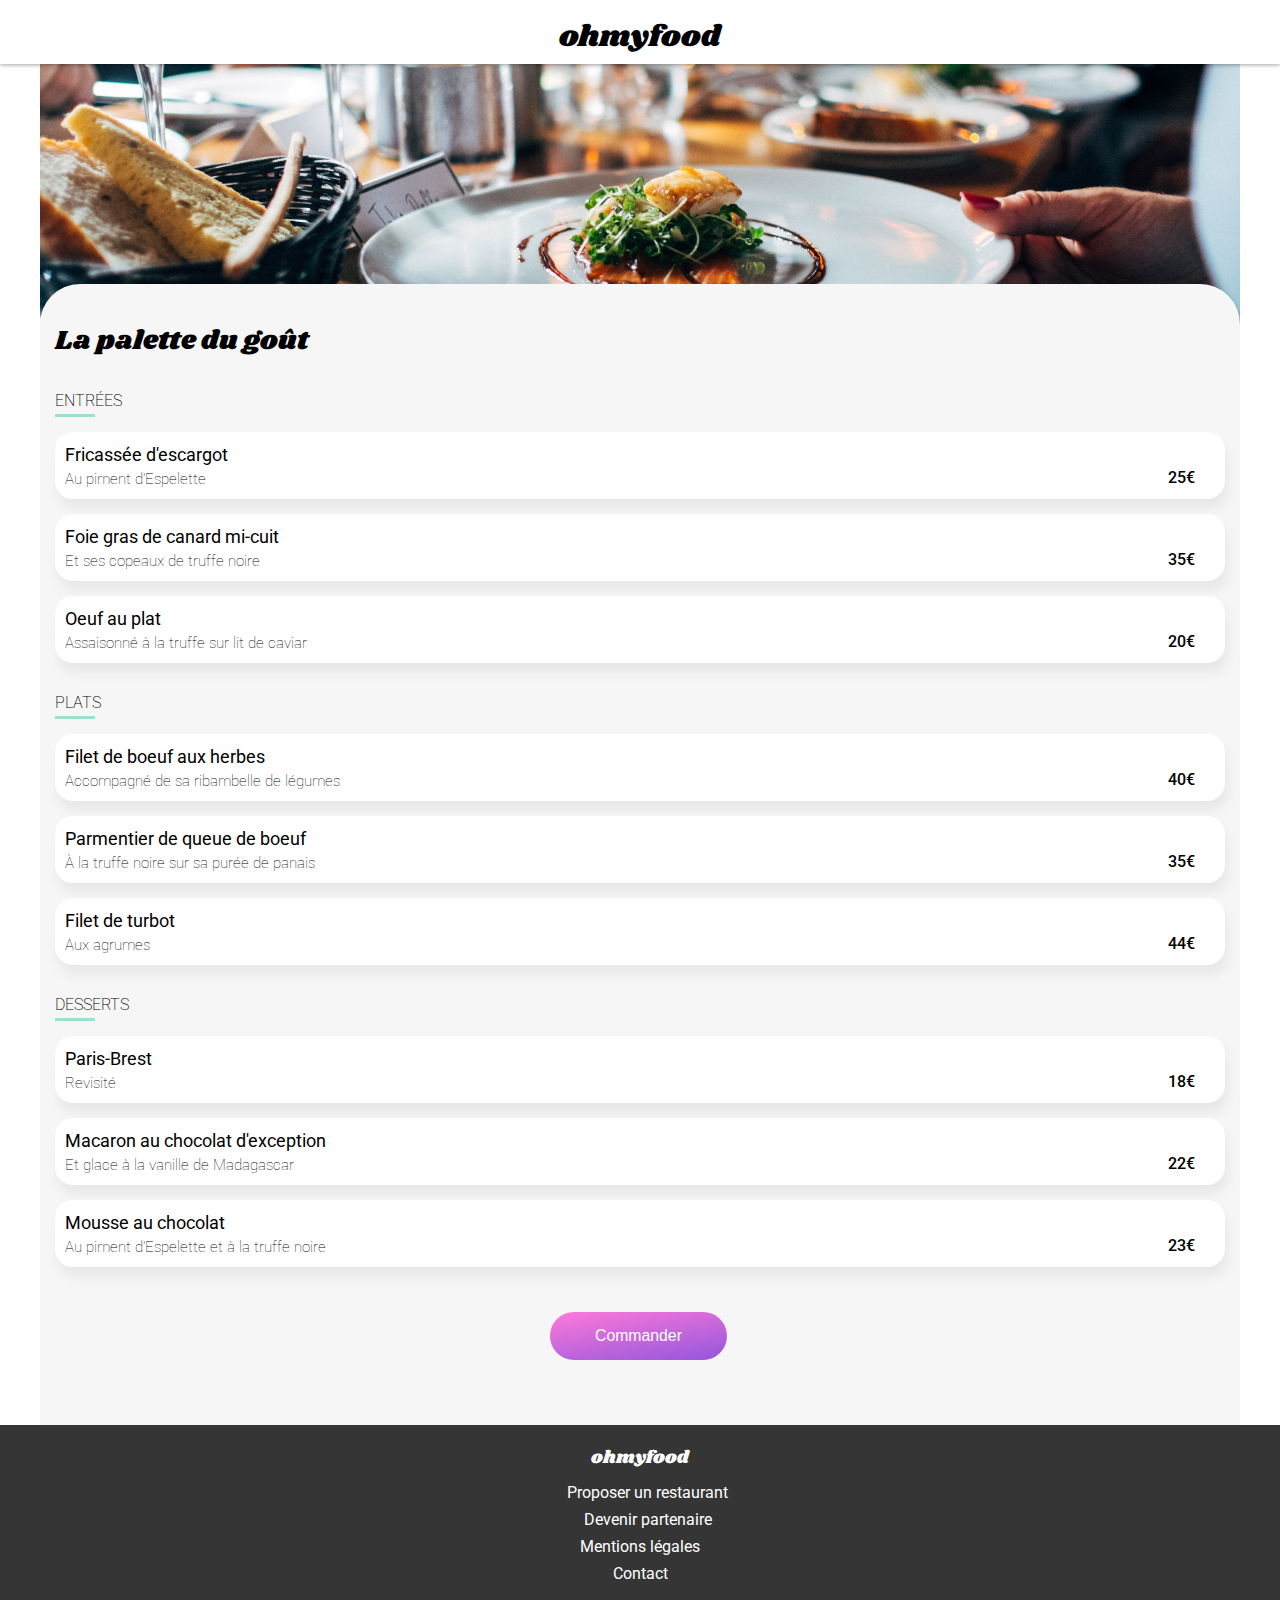
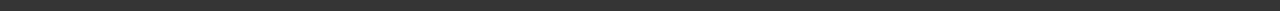
<file: menu2.html>
<!DOCTYPE html>
<html lang="fr">
<head>
  <meta charset="UTF-8">
  <meta name="viewport" content="width=device-width, initial-scale=1.0">
  <title>La palette du goût</title>
  <link rel="stylesheet" href="css/main.css">
  <link rel="stylesheet" href="https://use.fontawesome.com/releases/v5.15.1/css/all.css" integrity="sha384-vp86vTRFVJgpjF9jiIGPEEqYqlDwgyBgEF109VFjmqGmIY/Y4HV4d3Gp2irVfcrp" crossorigin="anonymous">
</head>
<body>
  <!-- HEADER -->
  <header>
    <a href="index.html"><i class="fas fa-arrow-left"></i></a>
    <h1>ohmyfood</h1>
  </header>
  <!-- MAIN -->
  <main>
    <!-- Image Heading -->
    <img class="img__heading" src="./Maquettes & images/images/restaurants/jay-wennington-N_Y88TWmGwA-unsplash.jpg" alt="">
    <section class="menu">
      <!-- Titre Menu -->
      <h2 class="menu__heading">
        La palette du goût
        <i class="far fa-heart"></i>
        <span class="fas fa-heart"></span>
      </h2>
      <!-- Entrées -->
      <div class="menu__entrees">
        <h3>Entrées</h3>
        <div class="soulignement"></div>
        <div class="menu__entree">
          <div class="description">
            <h4>Fricassée d'escargot</h4>
            <p>Au piment d'Espelette</p>
            <span>25€</span>
          </div>
          <div class="check"><i class="fas fa-check-circle"></i></div>
        </div>
        <div class="menu__entree">
          <div class="description">
            <h4>Foie gras de canard mi-cuit</h4>
            <p>Et ses copeaux de truffe noire</p>
            <span>35€</span>
          </div>
          <div class="check"><i class="fas fa-check-circle"></i></div>
        </div>
        <div class="menu__entree">
          <div class="description">
            <h4>Oeuf au plat</h4>
            <p>Assaisonné à la truffe sur lit de caviar</p>
            <span>20€</span>
          </div>
          <div class="check"><i class="fas fa-check-circle"></i></div>
        </div>
      </div>
      <!-- Plats -->
      <div class="menu__plats">
        <h3>Plats</h3>
        <div class="soulignement"></div>
        <div class="menu__plat">
          <div class="description">
            <h4>Filet de boeuf aux herbes</h4>
            <p>Accompagné de sa ribambelle de légumes</p>
            <span>40€</span>
          </div>
          <div class="check"><i class="fas fa-check-circle"></i></div>
        </div>
        <div class="menu__plat">
          <div class="description">
            <h4>Parmentier de queue de boeuf</h4>
            <p>À la truffe noire sur sa purée de panais</p>
            <span>35€</span>
          </div>
          <div class="check"><i class="fas fa-check-circle"></i></div>
        </div>
        <div class="menu__plat">
          <div class="description">
            <h4>Filet de turbot</h4>
            <p>Aux agrumes</p>
            <span>44€</span>
          </div>
          <div class="check"><i class="fas fa-check-circle"></i></div>
        </div>
      </div>
      <!-- Desserts -->
      <div class="menu__desserts">
        <h3>Desserts</h3>
        <div class="soulignement"></div>
        <div class="menu__dessert">
          <div class="description">
            <h4>Paris-Brest</h4>
            <p>Revisité</p>
            <span>18€</span>
          </div>
          <div class="check"><i class="fas fa-check-circle"></i></div>
        </div>
        <div class="menu__dessert">
          <div class="description">
            <h4>Macaron au chocolat d'exception</h4>
            <p>Et glace à la vanille de Madagascar</p>
            <span>22€</span>
          </div>
          <div class="check"><i class="fas fa-check-circle"></i></div>
        </div>
        <div class="menu__dessert">
          <div class="description">
            <h4>Mousse au chocolat</h4>
            <p>Au piment d'Espelette et à la truffe noire</p>
            <span>23€</span>
          </div>
          <div class="check"><i class="fas fa-check-circle"></i></div>
        </div>
      </div>
      <!-- Boutton -->
      <button>Commander</button>
    </section>
  </main>
  <!-- FOOTER -->
  <footer>
    <h1>ohmyfood</h1>
    <div class="footer__proposal">
      <p><i class="fas fa-utensils"></i>Proposer un restaurant</p>
    </div>
    <div class="footer__partner">
      <p><i class="fas fa-hands-helping"></i>Devenir partenaire</p>
    </div>
    <div class="footer__information">
      <p>Mentions légales</p>
      <p><a href="mailto:coulpier.florian@gmail.com">Contact</a></p>
    </div>
  </footer>
</body>
</html>
</file>
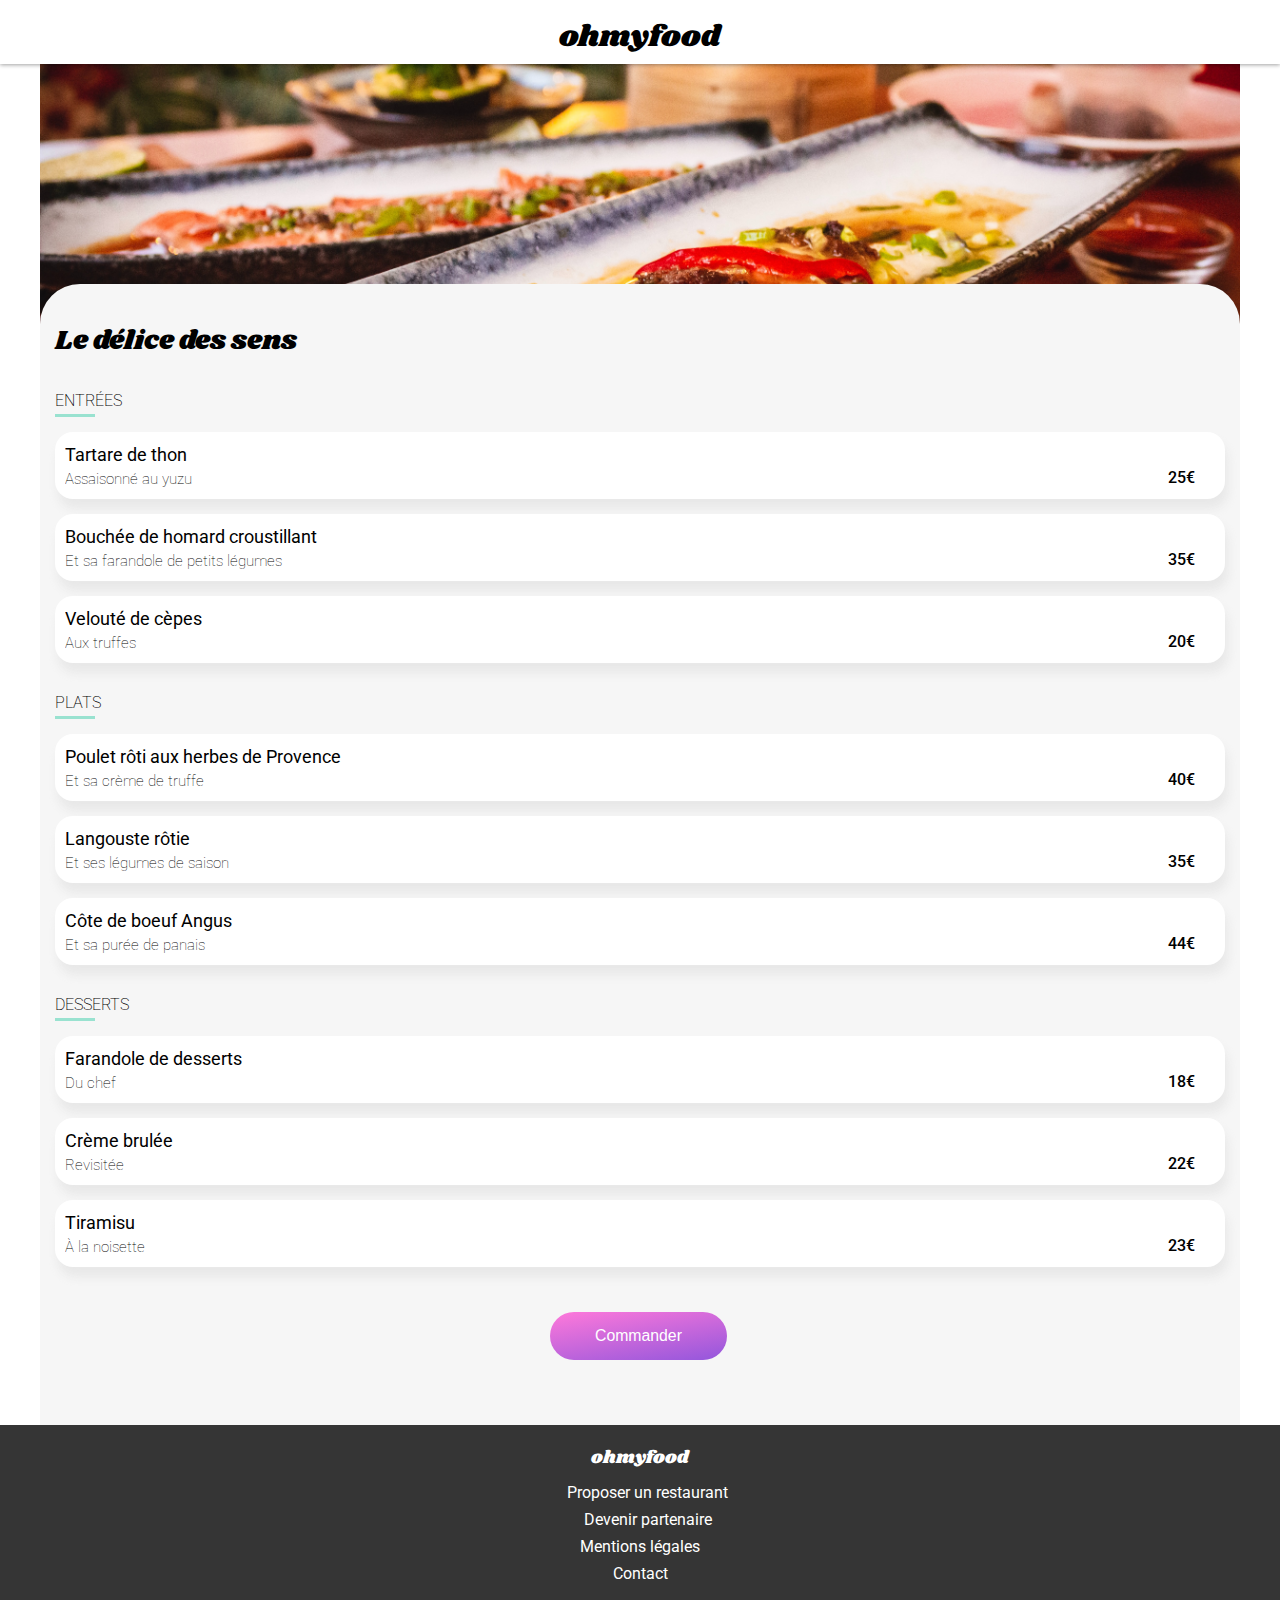
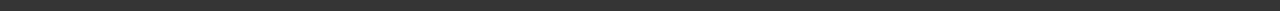
<file: menu3.html>
<!DOCTYPE html>
<html lang="fr">
<head>
  <meta charset="UTF-8">
  <meta name="viewport" content="width=device-width, initial-scale=1.0">
  <title>Le délice des sens</title>
  <link rel="stylesheet" href="css/main.css">
  <link rel="stylesheet" href="https://use.fontawesome.com/releases/v5.15.1/css/all.css" integrity="sha384-vp86vTRFVJgpjF9jiIGPEEqYqlDwgyBgEF109VFjmqGmIY/Y4HV4d3Gp2irVfcrp" crossorigin="anonymous">
</head>
<body>
  <!-- HEADER -->
  <header>
    <a href="index.html"><i class="fas fa-arrow-left"></i></a>
    <h1>ohmyfood</h1>
  </header>
  <!-- MAIN -->
  <main>
    <!-- Image Heading -->
    <img class="img__heading" src="./Maquettes & images/images/restaurants/louis-hansel-shotsoflouis-qNBGVyOCY8Q-unsplash.jpg" alt="">
    <section class="menu">
      <!-- Titre Menu -->
      <h2 class="menu__heading">
        Le délice des sens
        <i class="far fa-heart"></i>
        <span class="fas fa-heart"></span>
      </h2>
      <!-- Entrées -->
      <div class="menu__entrees">
        <h3>Entrées</h3>
        <div class="soulignement"></div>
        <div class="menu__entree">
          <div class="description">
            <h4>Tartare de thon</h4>
            <p>Assaisonné au yuzu</p>
            <span>25€</span>
          </div>
          <div class="check"><i class="fas fa-check-circle"></i></div>
        </div>
        <div class="menu__entree">
          <div class="description">
            <h4>Bouchée de homard croustillant</h4>
            <p>Et sa farandole de petits légumes</p>
            <span>35€</span>
          </div>
          <div class="check"><i class="fas fa-check-circle"></i></div>
        </div>
        <div class="menu__entree">
          <div class="description">
            <h4>Velouté de cèpes</h4>
            <p>Aux truffes</p>
            <span>20€</span>
          </div>
          <div class="check"><i class="fas fa-check-circle"></i></div>
        </div>
      </div>
      <!-- Plats -->
      <div class="menu__plats">
        <h3>Plats</h3>
        <div class="soulignement"></div>
        <div class="menu__plat">
          <div class="description">
            <h4>Poulet rôti aux herbes de Provence</h4>
            <p>Et sa crème de truffe</p>
            <span>40€</span>
          </div>
          <div class="check"><i class="fas fa-check-circle"></i></div>
        </div>
        <div class="menu__plat">
          <div class="description">
            <h4>Langouste rôtie</h4>
            <p>Et ses légumes de saison</p>
            <span>35€</span>
          </div>
          <div class="check"><i class="fas fa-check-circle"></i></div>
        </div>
        <div class="menu__plat">
          <div class="description">
            <h4>Côte de boeuf Angus</h4>
            <p>Et sa purée de panais</p>
            <span>44€</span>
          </div>
          <div class="check"><i class="fas fa-check-circle"></i></div>
        </div>
      </div>
      <!-- Desserts -->
      <div class="menu__desserts">
        <h3>Desserts</h3>
        <div class="soulignement"></div>
        <div class="menu__dessert">
          <div class="description">
            <h4>Farandole de desserts</h4>
            <p>Du chef</p>
            <span>18€</span>
          </div>
          <div class="check"><i class="fas fa-check-circle"></i></div>
        </div>
        <div class="menu__dessert">
          <div class="description">
            <h4>Crème brulée</h4>
            <p>Revisitée</p>
            <span>22€</span>
          </div>
          <div class="check"><i class="fas fa-check-circle"></i></div>
        </div>
        <div class="menu__dessert">
          <div class="description">
            <h4>Tiramisu</h4>
            <p>À la noisette</p>
            <span>23€</span>
          </div>
          <div class="check"><i class="fas fa-check-circle"></i></div>
        </div>
      </div>
      <!-- Boutton -->
      <button>Commander</button>
    </section>
  </main>
  <!-- FOOTER -->
  <footer>
    <h1>ohmyfood</h1>
    <div class="footer__proposal">
      <p><i class="fas fa-utensils"></i>Proposer un restaurant</p>
    </div>
    <div class="footer__partner">
      <p><i class="fas fa-hands-helping"></i>Devenir partenaire</p>
    </div>
    <div class="footer__information">
      <p>Mentions légales</p>
      <p><a href="mailto:coulpier.florian@gmail.com">Contact</a></p>
    </div>
  </footer>
</body>
</html>
</file>
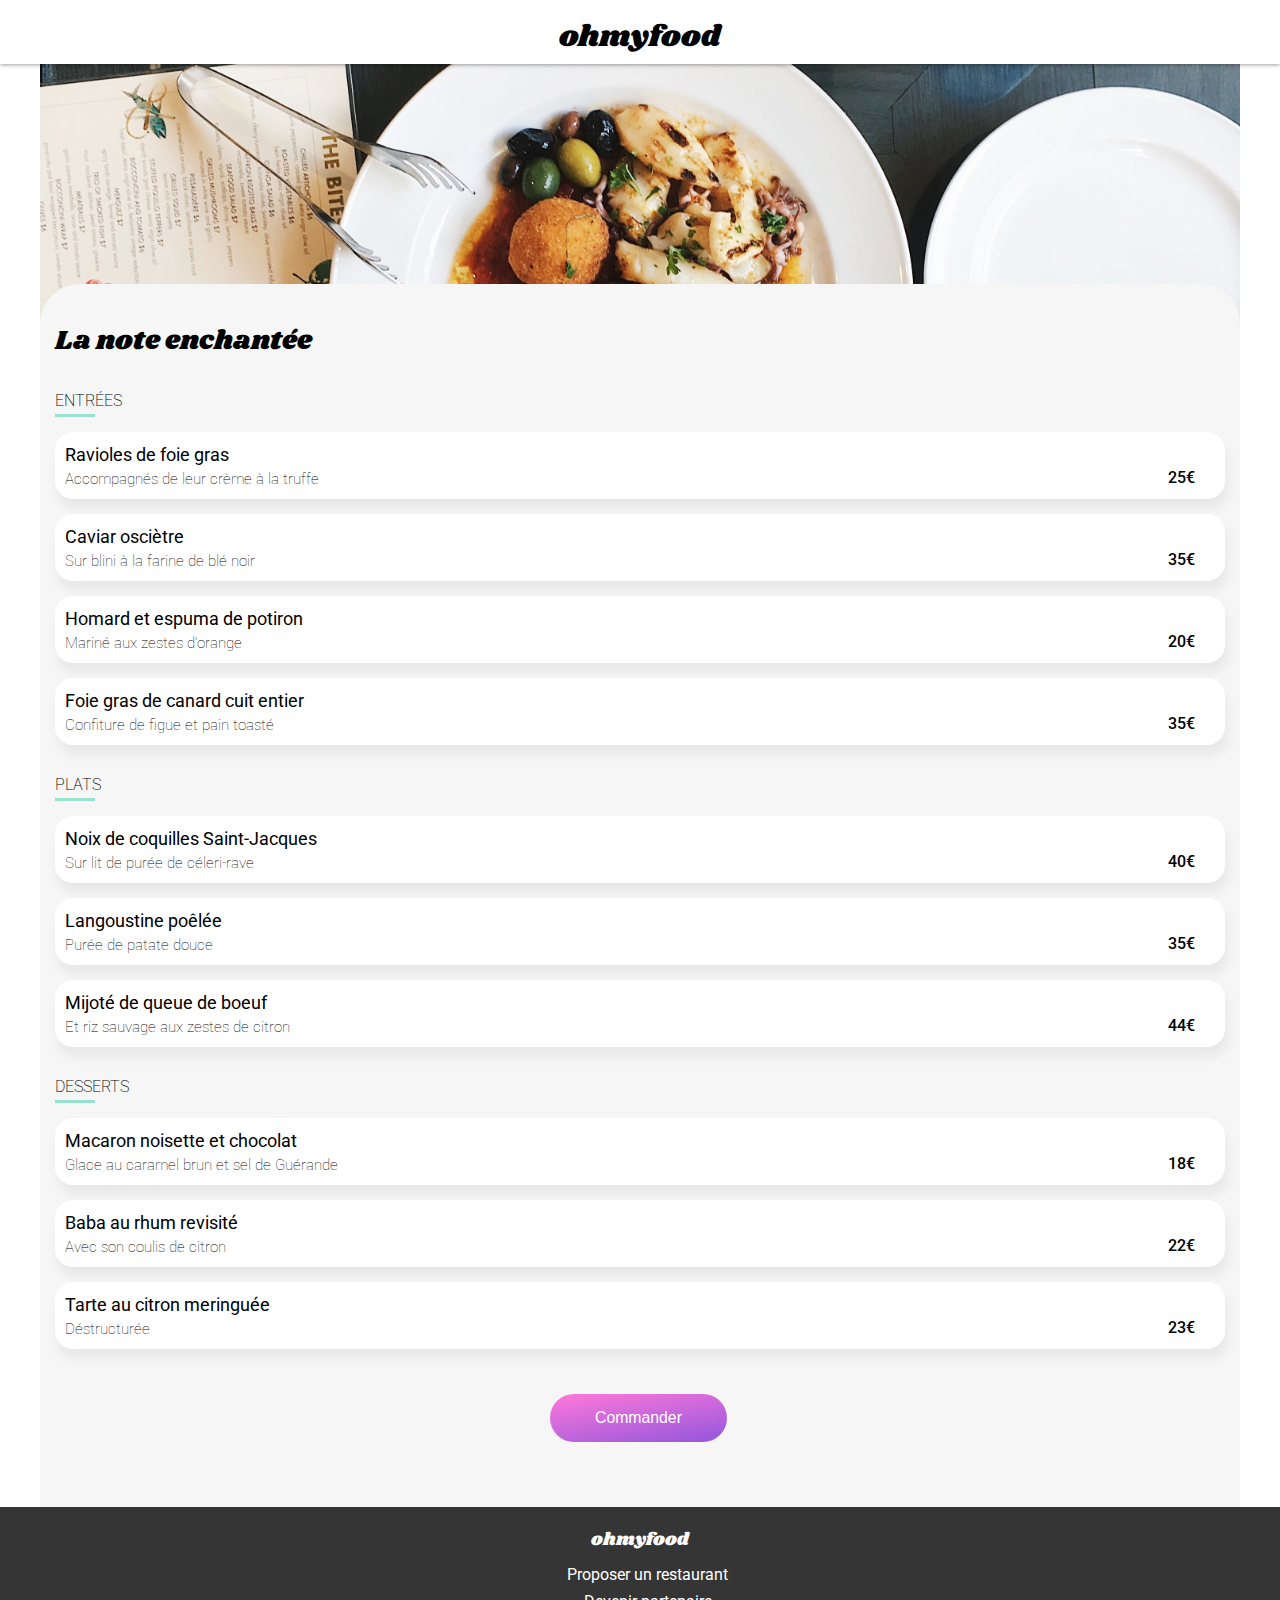
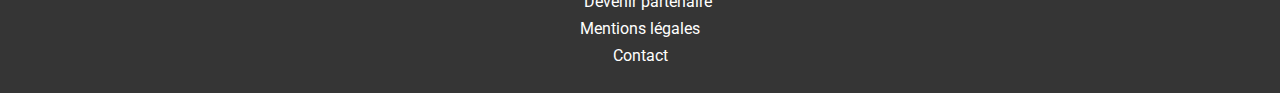
<file: menu4.html>
<!DOCTYPE html>
<html lang="fr">
<head>
  <meta charset="UTF-8">
  <meta name="viewport" content="width=device-width, initial-scale=1.0">
  <title>La note enchantée</title>
  <link rel="stylesheet" href="css/main.css">
  <link rel="stylesheet" href="https://use.fontawesome.com/releases/v5.15.1/css/all.css" integrity="sha384-vp86vTRFVJgpjF9jiIGPEEqYqlDwgyBgEF109VFjmqGmIY/Y4HV4d3Gp2irVfcrp" crossorigin="anonymous">
</head>
<body>
  <!-- HEADER -->
  <header>
    <a href="index.html"><i class="fas fa-arrow-left"></i></a>
    <h1>ohmyfood</h1>
  </header>
  <!-- MAIN -->
  <main>
    <!-- Image Heading -->
    <img class="img__heading" src="./Maquettes & images/images/restaurants/stil-u2Lp8tXIcjw-unsplash.jpg" alt="">
    <section class="menu">
      <!-- Titre Menu -->
      <h2 class="menu__heading">
        La note enchantée
        <i class="far fa-heart"></i>
        <span class="fas fa-heart"></span>
      </h2>
      <!-- Entrées -->
      <div class="menu__entrees">
        <h3>Entrées</h3>
        <div class="soulignement"></div>
        <div class="menu__entree">
          <div class="description">
            <h4>Ravioles de foie gras</h4>
            <p>Accompagnés de leur crème à la truffe</p>
            <span>25€</span>
          </div>
          <div class="check"><i class="fas fa-check-circle"></i></div>
        </div>
        <div class="menu__entree">
          <div class="description">
            <h4>Caviar osciètre</h4>
            <p>Sur blini à la farine de blé noir</p>
            <span>35€</span>
          </div>
          <div class="check"><i class="fas fa-check-circle"></i></div>
        </div>
        <div class="menu__entree">
          <div class="description">
            <h4>Homard et espuma de potiron</h4>
            <p>Mariné aux zestes d'orange</p>
            <span>20€</span>
          </div>
          <div class="check"><i class="fas fa-check-circle"></i></div>
        </div>
        <div class="menu__entree">
          <div class="description">
            <h4>Foie gras de canard cuit entier</h4>
            <p>Confiture de figue et pain toasté</p>
            <span>35€</span>
          </div>
          <div class="check"><i class="fas fa-check-circle"></i></div>
        </div>
      </div>
      <!-- Plats -->
      <div class="menu__plats">
        <h3>Plats</h3>
        <div class="soulignement"></div>
        <div class="menu__plat">
          <div class="description">
            <h4>Noix de coquilles Saint-Jacques</h4>
            <p>Sur lit de purée de céleri-rave</p>
            <span>40€</span>
          </div>
          <div class="check"><i class="fas fa-check-circle"></i></div>
        </div>
        <div class="menu__plat">
          <div class="description">
            <h4>Langoustine poêlée</h4>
            <p>Purée de patate douce</p>
            <span>35€</span>
          </div>
          <div class="check"><i class="fas fa-check-circle"></i></div>
        </div>
        <div class="menu__plat">
          <div class="description">
            <h4>Mijoté de queue de boeuf</h4>
            <p>Et riz sauvage aux zestes de citron</p>
            <span>44€</span>
          </div>
          <div class="check"><i class="fas fa-check-circle"></i></div>
        </div>
      </div>
      <!-- Desserts -->
      <div class="menu__desserts">
        <h3>Desserts</h3>
        <div class="soulignement"></div>
        <div class="menu__dessert">
          <div class="description">
            <h4>Macaron noisette et chocolat</h4>
            <p>Glace au caramel brun et sel de Guérande</p>
            <span>18€</span>
          </div>
          <div class="check"><i class="fas fa-check-circle"></i></div>
        </div>
        <div class="menu__dessert">
          <div class="description">
            <h4>Baba au rhum revisité</h4>
            <p>Avec son coulis de citron</p>
            <span>22€</span>
          </div>
          <div class="check"><i class="fas fa-check-circle"></i></div>
        </div>
        <div class="menu__dessert">
          <div class="description">
            <h4>Tarte au citron meringuée</h4>
            <p>Déstructurée</p>
            <span>23€</span>
          </div>
          <div class="check"><i class="fas fa-check-circle"></i></div>
        </div>
      </div>
      <!-- Boutton -->
      <button>Commander</button>
    </section>
  </main>
  <!-- FOOTER -->
  <footer>
    <h1>ohmyfood</h1>
    <div class="footer__proposal">
      <p><i class="fas fa-utensils"></i>Proposer un restaurant</p>
    </div>
    <div class="footer__partner">
      <p><i class="fas fa-hands-helping"></i>Devenir partenaire</p>
    </div>
    <div class="footer__information">
      <p>Mentions légales</p>
      <p><a href="mailto:coulpier.florian@gmail.com">Contact</a></p>
    </div>
  </footer>
</body>
</html>
</file>
<file: css/main.css>
@import url("https://fonts.googleapis.com/css2?family=Roboto:ital,wght@0,100;0,300;0,400;0,500;0,700;0,900;1,100&display=swap");
@import url("https://fonts.googleapis.com/css2?family=Shrikhand&display=swap");
header {
  background-color: #fff;
  -webkit-box-shadow: 0px 1px 4px #0202025e;
          box-shadow: 0px 1px 4px #0202025e;
  padding: 15px 15px 5px 15px;
  position: relative;
  z-index: 10;
}

header i {
  position: absolute;
  font-size: 20px;
  top: 25px;
  left: 6%;
  color: rgba(0, 0, 0, 0.801);
}

header h1 {
  text-align: center;
  margin: 0;
  font-size: 30px;
  font-weight: 300;
}

footer {
  background-color: #353535;
  color: #fff;
  padding: 20px 15px;
}

@media (min-width: 1200px) {
  footer {
    text-align: center;
  }
}

footer h1 {
  font-size: 18px;
  margin-top: 0px;
  font-weight: lighter;
}

footer .footer__partner i {
  width: 13px;
}

footer i {
  margin-right: 15px;
}

footer p {
  margin: 8px 0px;
}

footer a {
  color: white;
  text-decoration: none;
}

body {
  margin: 0;
  font-family: 'Roboto', sans-serif;
}

body h1 {
  font-family: 'Shrikhand', cursive;
  font-weight: normal;
}

.reservation__button {
  margin: 30px 0px 35px 0px;
  padding: 15px 20px;
  border-radius: 25px;
  color: #fff;
  font-size: 15.8px;
  text-decoration: none;
  background: linear-gradient(170deg, #FF79DA, #9356DC);
  border: none;
  cursor: pointer;
  margin-top: 100px;
}

.reservation__button:hover {
  opacity: 0.8;
  -webkit-box-shadow: 1px 10px 10px #cfcfcf;
          box-shadow: 1px 10px 10px #cfcfcf;
  -webkit-transition: .5s;
  transition: .5s;
}

.reservation__button a {
  color: #fff;
  font-size: 15.8px;
  text-decoration: none;
}

.functioning__buttons {
  display: -webkit-box;
  display: -ms-flexbox;
  display: flex;
  -webkit-box-orient: vertical;
  -webkit-box-direction: normal;
      -ms-flex-direction: column;
          flex-direction: column;
  padding-left: 12px;
}

@media (min-width: 1200px) {
  .functioning__buttons {
    -webkit-box-orient: horizontal;
    -webkit-box-direction: normal;
        -ms-flex-direction: row;
            flex-direction: row;
    -webkit-box-pack: justify;
        -ms-flex-pack: justify;
            justify-content: space-between;
  }
}

.functioning .buttoncard {
  width: 100%;
  height: 20px;
  padding: 28px 0px;
  margin: 8px 0px 15px 0px;
  background-color: #f6f6f6;
  border-radius: 20px;
  border: none;
  -webkit-box-shadow: 3px 10px 10px #d6d6d669;
          box-shadow: 3px 10px 10px #d6d6d669;
  font-size: 16px;
  position: relative;
}

@media (min-width: 1200px) {
  .functioning .buttoncard {
    width: 300px;
    margin-right: 20px;
  }
}

.functioning .buttoncard span {
  padding: 4px 8px;
  font-size: 14px;
  background-color: #9356DC;
  color: #fff;
  border-radius: 50%;
  position: absolute;
  left: -12px;
  top: 50%;
  -webkit-transform: translate(0px, -12px);
          transform: translate(0px, -12px);
}

.functioning .functioning__button__choice i {
  font-size: 20px;
  color: #7e7e7e;
  position: absolute;
  left: 10%;
}

.functioning .functioning__button__choice p {
  margin: 0px;
  position: absolute;
  left: 20%;
  color: black;
}

.functioning .functioning__button__compose i {
  font-size: 18px;
  color: #7e7e7e;
  position: absolute;
  left: 10%;
}

.functioning .functioning__button__compose p {
  margin: 0px;
  position: absolute;
  left: 20%;
  color: black;
}

.functioning .functioning__button__taste i {
  color: #7e7e7e;
  font-size: 15px;
  position: absolute;
  left: 10%;
}

.functioning .functioning__button__taste p {
  margin: 0px;
  position: absolute;
  left: 20%;
  color: black;
}

main .menu button {
  margin: 30px 0px 35px 0px;
  padding: 15px 20px;
  border-radius: 25px;
  color: #fff;
  font-size: 15.8px;
  text-decoration: none;
  background: linear-gradient(170deg, #FF79DA, #9356DC);
  border: none;
  cursor: pointer;
  padding: 15px 45px;
  margin-bottom: 50px;
  margin-left: 50%;
  -webkit-transform: translateX(-90px);
          transform: translateX(-90px);
}

main .menu button:hover {
  opacity: 0.8;
  -webkit-box-shadow: 1px 10px 10px #cfcfcf;
          box-shadow: 1px 10px 10px #cfcfcf;
  -webkit-transition: .5s;
  transition: .5s;
}

main .menu button a {
  color: #fff;
  font-size: 15.8px;
  text-decoration: none;
}

.wait {
  width: 1%;
  height: 100%;
  position: absolute;
  background-color: white;
  opacity: 0;
  z-index: 5000;
  -webkit-animation: opacite 1.5s linear;
          animation: opacite 1.5s linear;
}

@-webkit-keyframes opacite {
  0% {
    opacity: 1;
    width: 100%;
  }
  50% {
    opacity: 0.9;
  }
  100% {
    opacity: 0;
    width: 100%;
  }
}

@keyframes opacite {
  0% {
    opacity: 1;
    width: 100%;
  }
  50% {
    opacity: 0.9;
  }
  100% {
    opacity: 0;
    width: 100%;
  }
}

.wait .spinner {
  width: 80px;
  height: 80px;
  border-top: 15px solid #9356DC;
  border-right: 15px solid #FF79DA;
  border-bottom: 15px solid #99e2d0;
  border-left: 15px solid #313131;
  position: absolute;
  top: 0;
  left: 0;
  right: 0;
  bottom: 0;
  margin: auto;
  border-radius: 50%;
  opacity: 0;
  -webkit-animation: spin 1.5s linear;
          animation: spin 1.5s linear;
}

@-webkit-keyframes spin {
  0% {
    -webkit-transform: rotate(0deg);
            transform: rotate(0deg);
    opacity: 0.1;
  }
  50% {
    -webkit-transform: rotate(190deg);
            transform: rotate(190deg);
    opacity: 0.5;
  }
  100% {
    -webkit-transform: rotate(360deg);
            transform: rotate(360deg);
    opacity: 1;
  }
}

@keyframes spin {
  0% {
    -webkit-transform: rotate(0deg);
            transform: rotate(0deg);
    opacity: 0.1;
  }
  50% {
    -webkit-transform: rotate(190deg);
            transform: rotate(190deg);
    opacity: 0.5;
  }
  100% {
    -webkit-transform: rotate(360deg);
            transform: rotate(360deg);
    opacity: 1;
  }
}

main {
  max-width: 1200px;
  margin: auto;
}

.adress {
  background-color: #eaeaea;
  text-align: center;
  color: #313131;
}

.adress i {
  padding-right: 15px;
  font-size: 16px;
}

.adress h2 {
  padding: 15px 0px;
  margin: 0;
  font-size: 16px;
  font-weight: 400;
}

.reservation {
  background-color: #f6f6f6;
  padding: 20px 15px 70px 15px;
  text-align: center;
}

.reservation h2 {
  margin: 20px 0px 12px 0px;
  font-weight: 500;
}

.reservation p {
  margin: 0px 0px 50px 0px;
  font-size: 18px;
  font-weight: 100;
}

.functioning {
  padding: 25px 20px 50px 20px;
}

.restaurant {
  padding: 40px 20px 20px 20px;
  background-color: #f6f6f6;
}

@media (min-width: 600px) {
  .restaurant .restaurant__allcards {
    display: -ms-grid;
    display: grid;
    -ms-grid-columns: 1fr 1fr;
        grid-template-columns: 1fr 1fr;
    -webkit-column-gap: 20px;
            column-gap: 20px;
  }
}

.restaurant .restaurant__allcards a {
  text-decoration: none;
}

.restaurant__cards {
  border: 2px solid #020202;
  height: 260px;
  margin-bottom: 20px;
  border: none;
  border-radius: 15px;
  background-color: #fff;
  -webkit-box-shadow: 3px 10px 10px #d6d6d669;
          box-shadow: 3px 10px 10px #d6d6d669;
}

.restaurant__cards:hover {
  -webkit-transform: scale(1.05);
          transform: scale(1.05);
  -webkit-transition: .5s;
  transition: .5s;
}

.restaurant__cards__picture {
  position: relative;
  margin: 0px;
  width: auto;
  height: 180px;
}

.restaurant__cards__picture img {
  position: absolute;
  height: 100%;
  width: 100%;
  -o-object-fit: cover;
     object-fit: cover;
  border-top-left-radius: 15px;
  border-top-right-radius: 15px;
}

.restaurant__cards__picture .new {
  background-color: #99e2d0;
  color: #3b8673;
  padding: 6px 10px;
  font-size: 14px;
  width: 18%;
  text-align: center;
  border-radius: 3px;
  position: absolute;
  right: 4%;
  top: 8%;
  z-index: 10;
}

.restaurant__cards__picture .new p {
  margin: 0px;
}

.restaurant__cards__description {
  position: relative;
}

.restaurant__cards__description h3 {
  font-weight: bold;
  margin: 18px 0px 3px 15px;
  color: black;
}

.restaurant__cards__description p {
  margin: 0px 0px 0px 15px;
  font-weight: 300;
  color: black;
}

.restaurant__cards__description i {
  font-size: 22px;
  position: absolute;
  right: 7%;
  top: 10%;
  color: black;
  background-color: white;
  z-index: 100;
  cursor: pointer;
}

.restaurant__cards__description i:hover {
  -webkit-animation: hidden 1s ease forwards;
          animation: hidden 1s ease forwards;
}

@-webkit-keyframes hidden {
  0% {
    -webkit-transform: translate(0px, 0px);
            transform: translate(0px, 0px);
    color: white;
  }
  100% {
    -webkit-transform: translate(0px, -22px);
            transform: translate(0px, -22px);
    color: white;
  }
}

@keyframes hidden {
  0% {
    -webkit-transform: translate(0px, 0px);
            transform: translate(0px, 0px);
    color: white;
  }
  100% {
    -webkit-transform: translate(0px, -22px);
            transform: translate(0px, -22px);
    color: white;
  }
}

.restaurant__cards__description span {
  font-size: 22px;
  position: absolute;
  right: 7%;
  top: 10%;
  color: transparent;
  background: -webkit-linear-gradient(#9356DC, #FF79DA);
  -webkit-background-clip: text;
  cursor: pointer;
}

main {
  position: relative;
}

main .img__heading {
  height: 280px;
  width: 100%;
  margin-top: -220px;
  -o-object-fit: cover;
     object-fit: cover;
  z-index: -10;
  position: absolute;
}

@media (min-width: 1200px) {
  main .img__heading {
    width: 1200px;
  }
}

main .menu {
  background-color: #f6f6f6;
  margin-top: 220px;
  padding: 15px 15px;
  top: 140px;
  z-index: 0;
  border-top-left-radius: 40px;
  border-top-right-radius: 40px;
}

main .menu h2 {
  font-family: 'Shrikhand';
  font-size: 27px;
  font-weight: lighter;
}

main .menu .far {
  position: absolute;
  right: 5%;
  margin-top: 4px;
  font-size: 30px;
  color: black;
  background-color: #f6f6f6;
  z-index: 100;
  cursor: pointer;
}

main .menu .far:hover {
  -webkit-animation: hidden-heart 1s ease forwards;
          animation: hidden-heart 1s ease forwards;
}

@-webkit-keyframes hidden-heart {
  0% {
    -webkit-transform: translate(0px, 0px);
            transform: translate(0px, 0px);
    color: #f6f6f6;
  }
  100% {
    -webkit-transform: translate(0px, -30px);
            transform: translate(0px, -30px);
    color: #f6f6f6;
  }
}

@keyframes hidden-heart {
  0% {
    -webkit-transform: translate(0px, 0px);
            transform: translate(0px, 0px);
    color: #f6f6f6;
  }
  100% {
    -webkit-transform: translate(0px, -30px);
            transform: translate(0px, -30px);
    color: #f6f6f6;
  }
}

main .menu .fas {
  position: absolute;
  right: 5%;
  margin-top: 4px;
  font-size: 30px;
  color: transparent;
  background: -webkit-linear-gradient(#9356DC, #FF79DA);
  -webkit-background-clip: text;
  cursor: pointer;
}

main .menu h3 {
  margin-top: 30px;
  margin-bottom: 3px;
  text-transform: uppercase;
  font-weight: 200;
  font-size: 16px;
}

main .menu .soulignement {
  border-bottom: 3px solid #99e2d0;
  width: 40px;
  padding-top: 1px;
}

main .menu .menu__entrees {
  -webkit-animation: apparition 2s;
          animation: apparition 2s;
}

@-webkit-keyframes apparition {
  0% {
    -webkit-transform: translate(0px, 30px);
            transform: translate(0px, 30px);
    opacity: 0;
  }
  100% {
    -webkit-transform: translate(0px, 0px);
            transform: translate(0px, 0px);
    opacity: 1;
  }
}

@keyframes apparition {
  0% {
    -webkit-transform: translate(0px, 30px);
            transform: translate(0px, 30px);
    opacity: 0;
  }
  100% {
    -webkit-transform: translate(0px, 0px);
            transform: translate(0px, 0px);
    opacity: 1;
  }
}

main .menu .menu__plats {
  -webkit-animation: apparition 2s .5s;
          animation: apparition 2s .5s;
}

@keyframes apparition {
  0% {
    -webkit-transform: translate(0px, 30px);
            transform: translate(0px, 30px);
    opacity: 0;
  }
  100% {
    -webkit-transform: translate(0px, 0px);
            transform: translate(0px, 0px);
    opacity: 1;
  }
}

main .menu .menu__desserts {
  -webkit-animation: apparition 2s 1s;
          animation: apparition 2s 1s;
}

@keyframes apparition {
  0% {
    -webkit-transform: translate(0px, 30px);
            transform: translate(0px, 30px);
    opacity: 0;
  }
  100% {
    -webkit-transform: translate(0px, 0px);
            transform: translate(0px, 0px);
    opacity: 1;
  }
}

main .menu .menu__entree, main .menu .menu__plat, main .menu .menu__dessert {
  background-color: white;
  border-radius: 18px;
  -webkit-box-shadow: 3px 10px 10px #d6d6d669;
          box-shadow: 3px 10px 10px #d6d6d669;
  position: relative;
  padding: 12px 0px 12px 10px;
  margin: 15px 0px;
  overflow: hidden;
}

main .menu .menu__entree .description, main .menu .menu__plat .description, main .menu .menu__dessert .description {
  width: 100%;
  height: 100%;
  display: -webkit-box;
  display: -ms-flexbox;
  display: flex;
  -webkit-box-orient: vertical;
  -webkit-box-direction: normal;
      -ms-flex-direction: column;
          flex-direction: column;
}

main .menu .menu__entree .description h4, main .menu .menu__plat .description h4, main .menu .menu__dessert .description h4 {
  font-size: 18px;
  font-weight: 400;
  margin: 0px;
  padding-bottom: 5px;
  padding-right: 90px;
  white-space: nowrap;
  overflow: hidden;
  text-overflow: ellipsis;
}

main .menu .menu__entree .description p, main .menu .menu__plat .description p, main .menu .menu__dessert .description p {
  font-size: 15px;
  font-weight: lighter;
  margin: 0px;
  padding-right: 90px;
  white-space: nowrap;
  overflow: hidden;
  text-overflow: ellipsis;
}

main .menu .menu__entree .description span, main .menu .menu__plat .description span, main .menu .menu__dessert .description span {
  margin-right: 30px;
  -ms-flex-item-align: end;
      align-self: flex-end;
  font-weight: 500;
  margin-top: -20px;
}

main .menu .menu__entree .check, main .menu .menu__plat .check, main .menu .menu__dessert .check {
  background-color: #99e2d0;
  position: absolute;
  display: -webkit-box;
  display: -ms-flexbox;
  display: flex;
  border-top-right-radius: 18px;
  border-bottom-right-radius: 18px;
  height: 100%;
  width: 20%;
  right: -20%;
  top: 0%;
  -webkit-transition: all .5s;
  transition: all .5s;
}

main .menu .menu__entree .check .fa-check-circle, main .menu .menu__plat .check .fa-check-circle, main .menu .menu__dessert .check .fa-check-circle {
  position: absolute;
  color: white;
  margin: 0;
  -ms-flex-item-align: center;
      -ms-grid-row-align: center;
      align-self: center;
}

main .menu .menu__entree:hover .description, main .menu .menu__plat:hover .description, main .menu .menu__dessert:hover .description {
  width: 80%;
  -webkit-transition: all .5s;
  transition: all .5s;
  text-overflow: ellipsis;
}

main .menu .menu__entree:hover .check, main .menu .menu__plat:hover .check, main .menu .menu__dessert:hover .check {
  right: 0%;
  cursor: pointer;
}

main .menu .menu__entree:hover .check .fa-check-circle, main .menu .menu__plat:hover .check .fa-check-circle, main .menu .menu__dessert:hover .check .fa-check-circle {
  -webkit-transition: .5s .08s;
  transition: .5s .08s;
  -webkit-transform: rotate(360deg);
          transform: rotate(360deg);
  right: 35%;
}
/*# sourceMappingURL=main.css.map */
</file>
